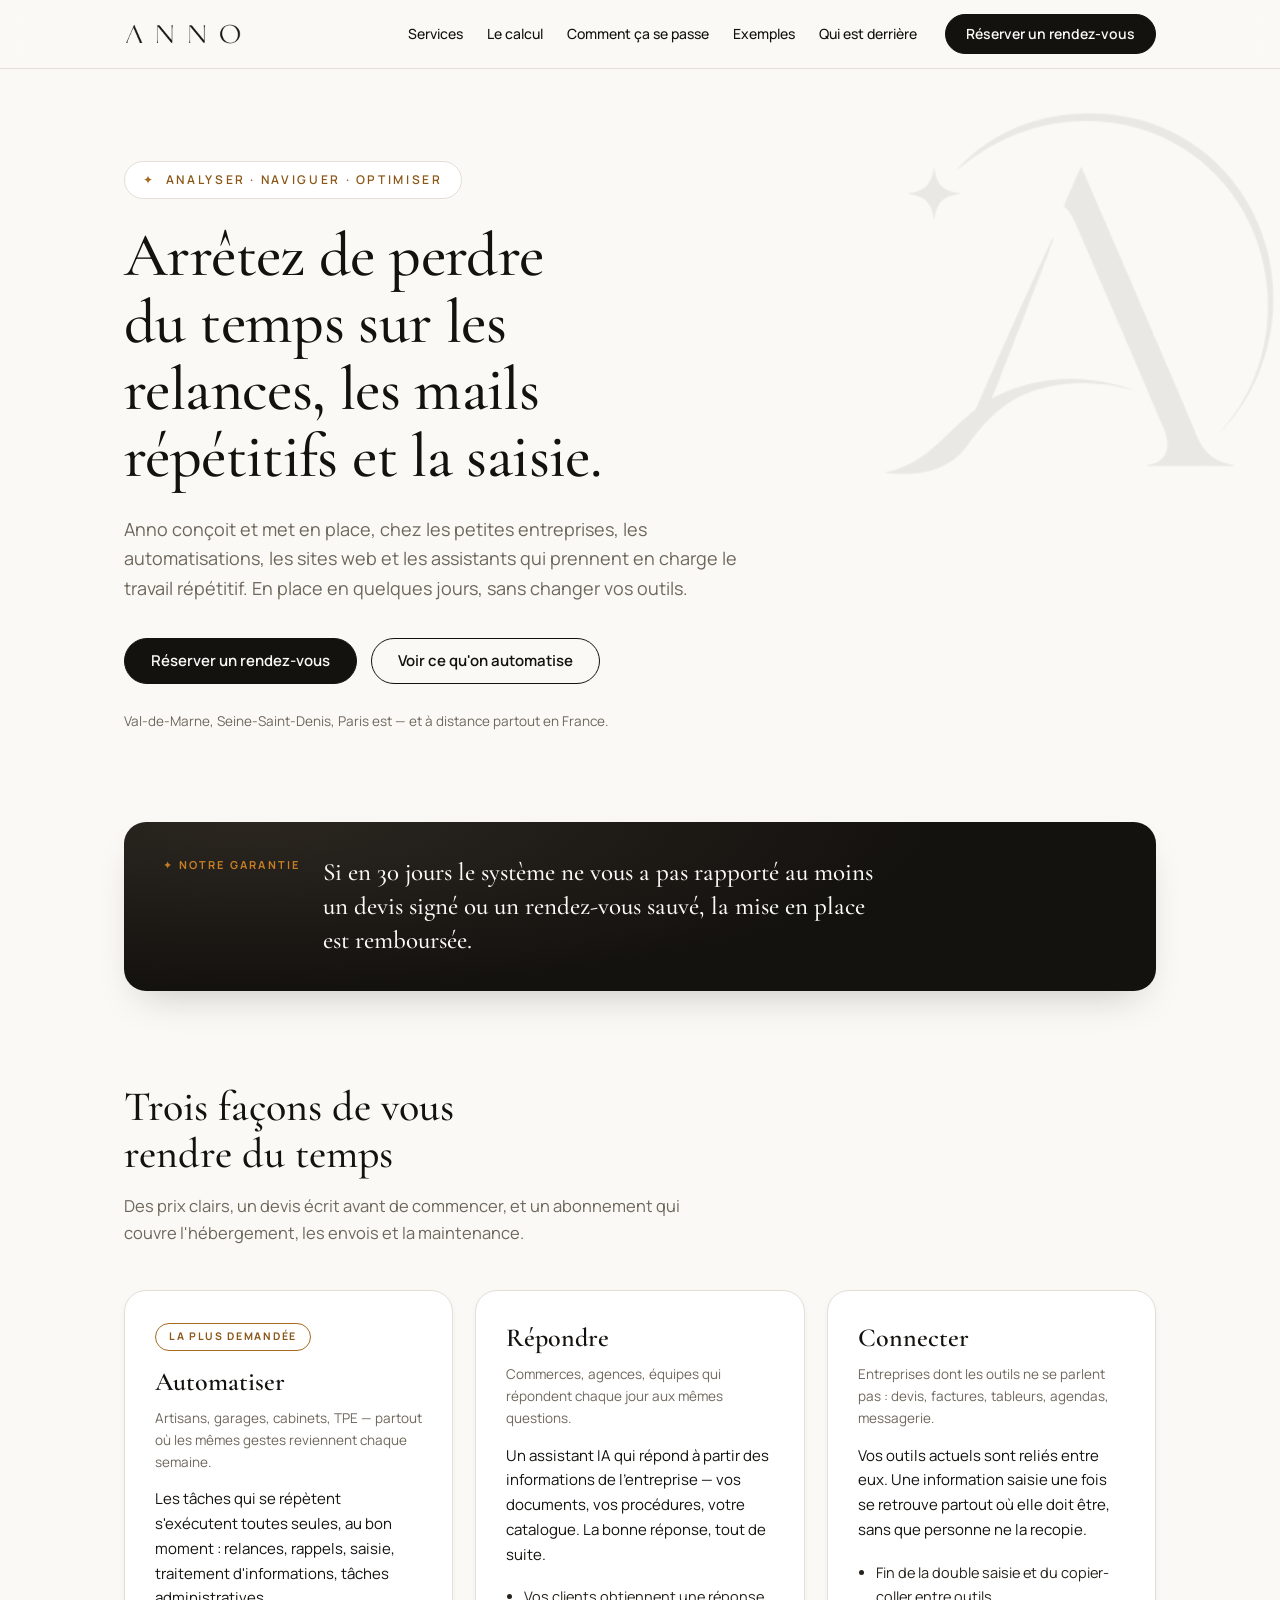
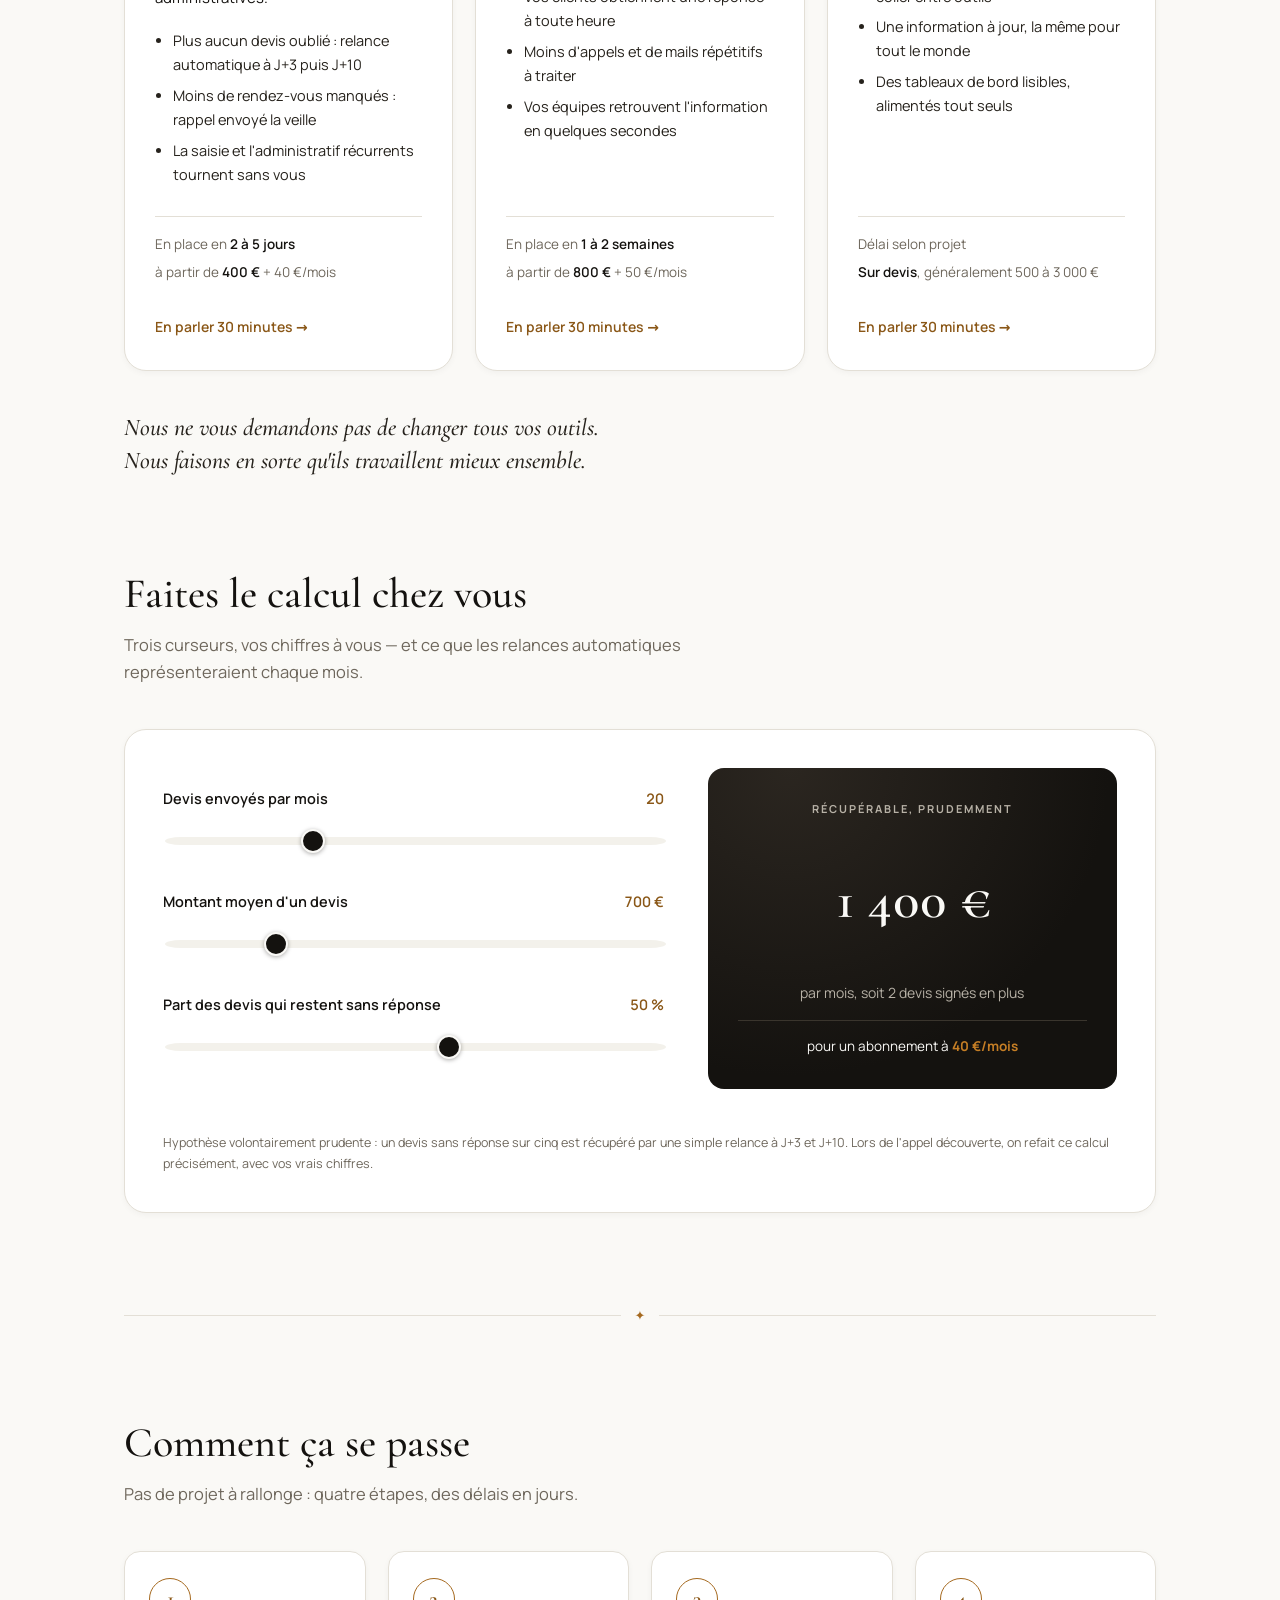
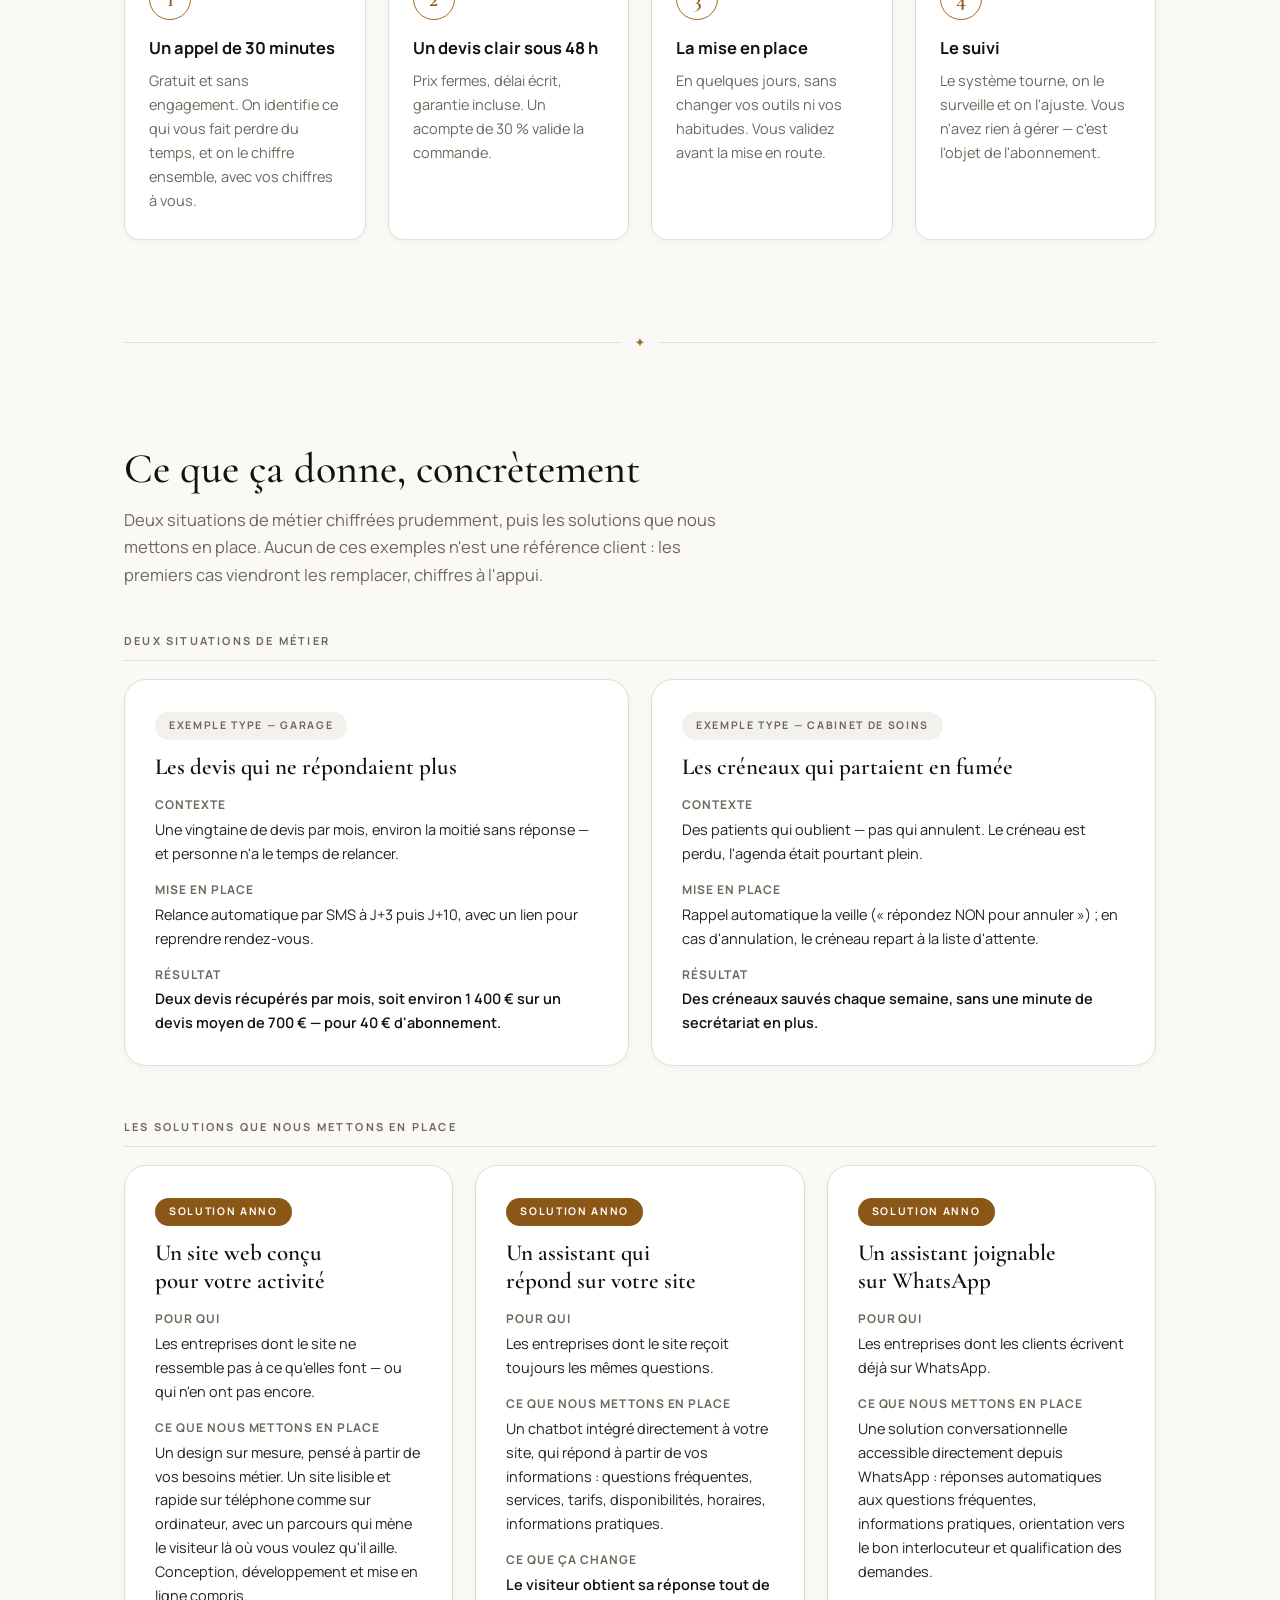
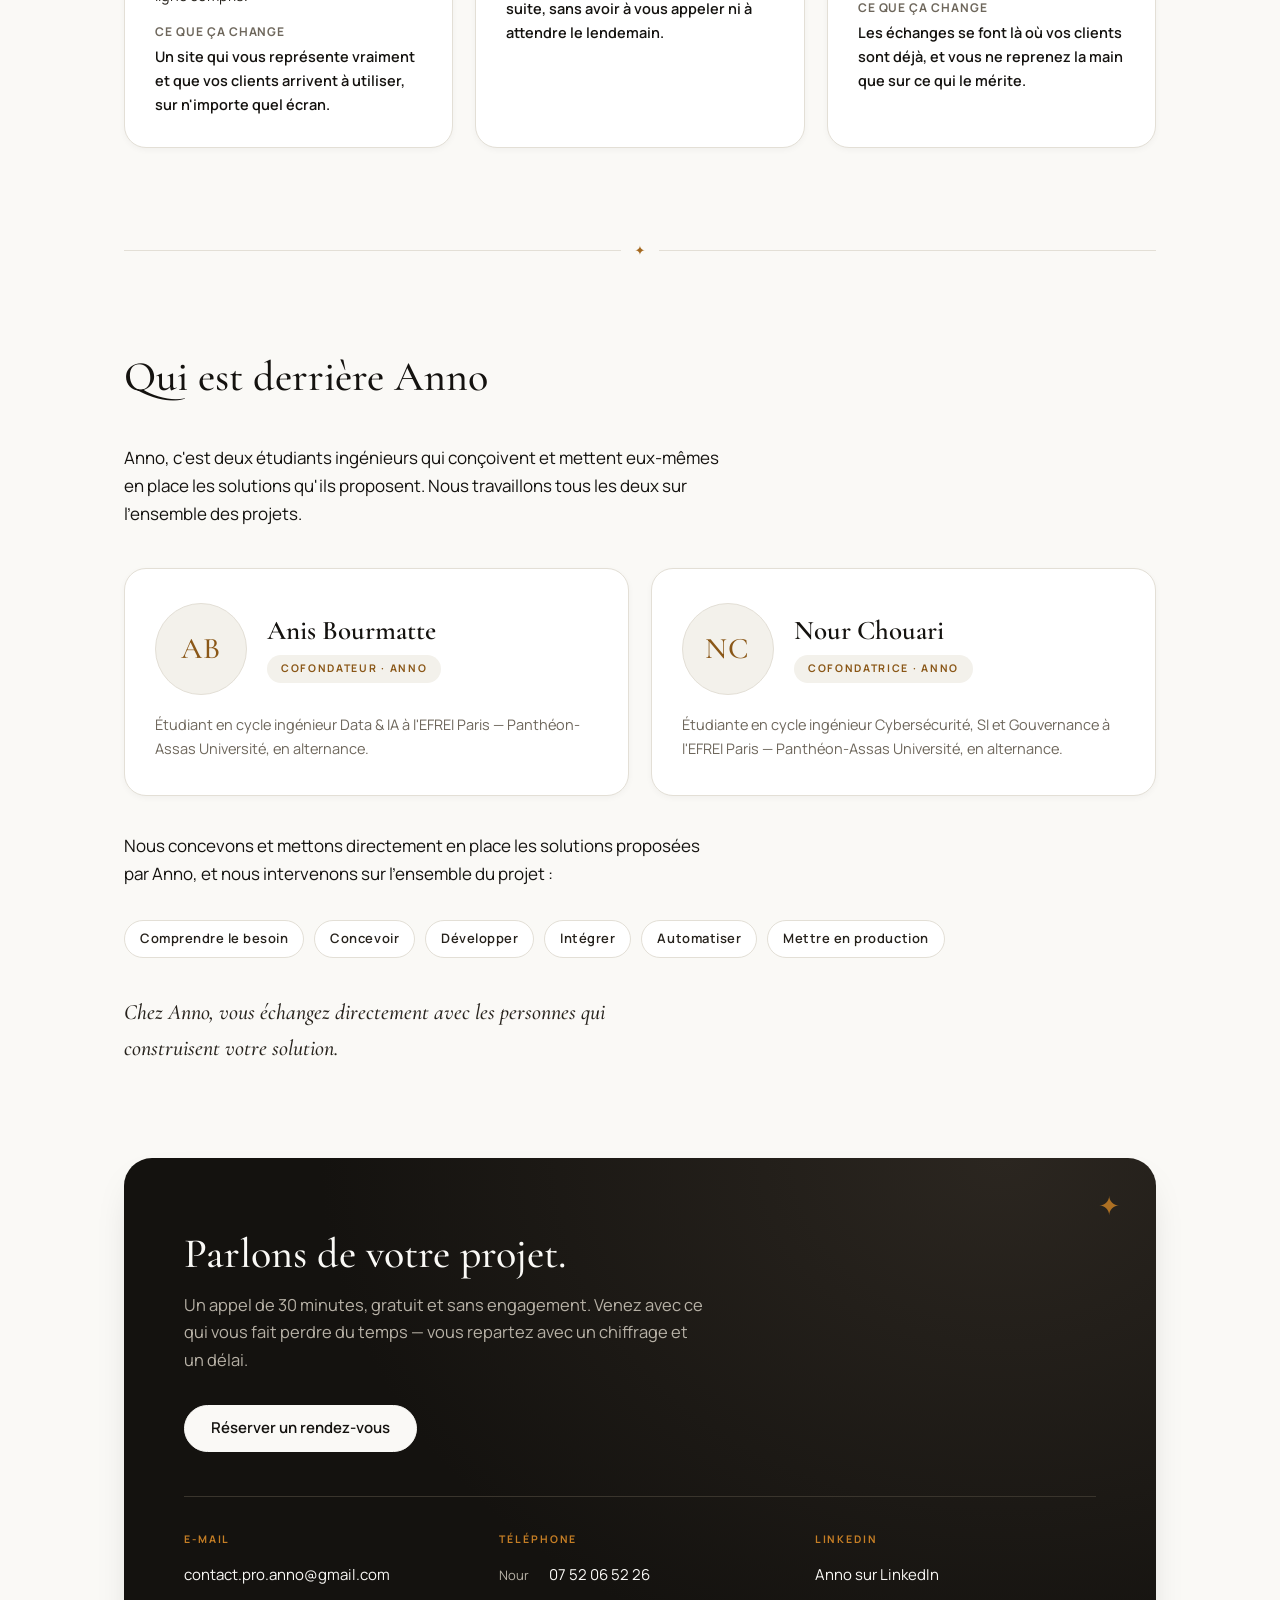
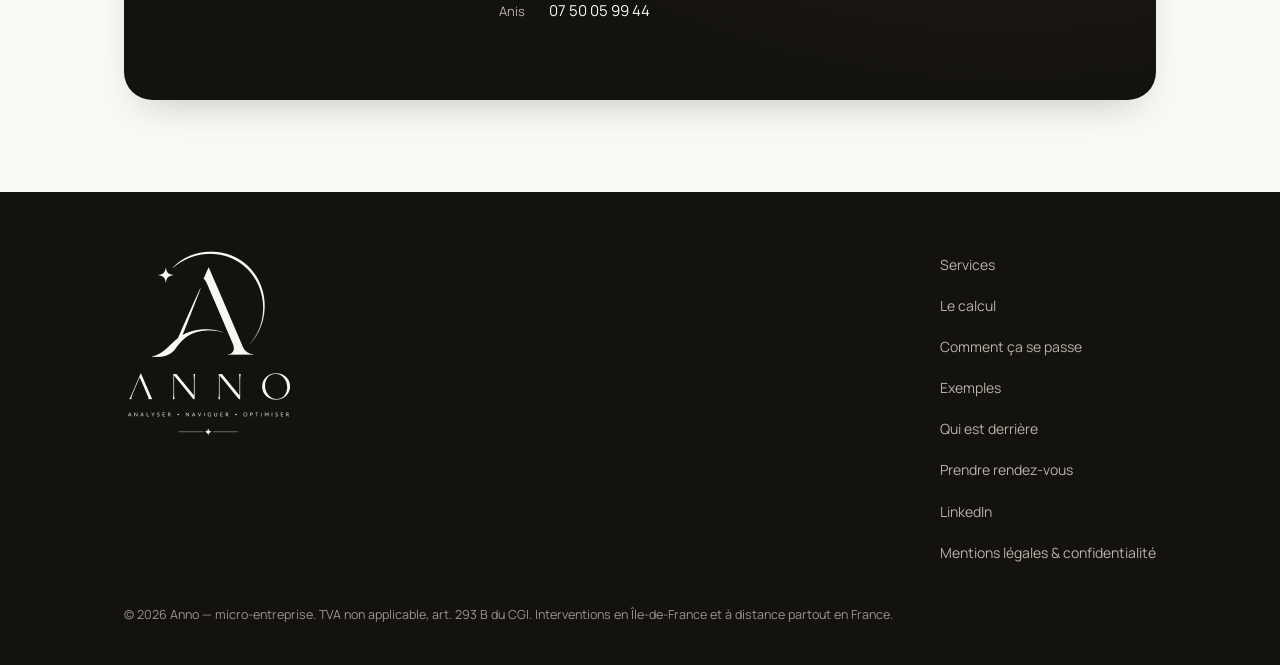
<file: index.html>
<!DOCTYPE html>
<html lang="fr">
<head>
<meta charset="utf-8">
<meta name="viewport" content="width=device-width, initial-scale=1">
<meta name="theme-color" content="#FAF9F6">

<title>Anno — Automatisation, sites web et assistants IA pour petites entreprises</title>
<meta name="description" content="Anno conçoit et met en place l'automatisation, les sites web sur mesure et les assistants IA des petites entreprises. En place en quelques jours, sans changer vos outils.">

<!-- À REMPLACER : l'URL définitive du site -->
<link rel="canonical" href="https://nourchouari.github.io/Anno-automatisation/">

<meta property="og:type" content="website">
<meta property="og:site_name" content="Anno">
<meta property="og:locale" content="fr_FR">
<meta property="og:title" content="Anno — Arrêtez de perdre du temps sur les tâches répétitives">
<meta property="og:description" content="Automatisation, sites web sur mesure et assistants IA pour les petites entreprises. En place en quelques jours, sans changer vos outils.">
<!-- À REMPLACER : l'URL définitive du site (og:url et og:image doivent être absolues) -->
<meta property="og:url" content="https://nourchouari.github.io/Anno-automatisation/">
<meta property="og:image" content="https://nourchouari.github.io/Anno-automatisation/assets/images/og-image.jpg">
<meta property="og:image:width" content="1200">
<meta property="og:image:height" content="630">
<meta property="og:image:alt" content="Anno — Analyser, Naviguer, Optimiser">
<meta name="twitter:card" content="summary_large_image">
<meta name="twitter:title" content="Anno — Arrêtez de perdre du temps sur les tâches répétitives">
<meta name="twitter:description" content="Automatisation, sites web sur mesure et assistants IA pour les petites entreprises.">
<meta name="twitter:image" content="https://nourchouari.github.io/Anno-automatisation/assets/images/og-image.jpg">

<link rel="icon" type="image/png" sizes="32x32" href="assets/icons/favicon-32.png">
<link rel="icon" type="image/png" sizes="64x64" href="assets/icons/favicon.png">
<link rel="apple-touch-icon" href="assets/icons/apple-touch-icon.png">

<!-- Les deux polices visibles dès le premier écran sont préchargées -->
<link rel="preload" href="assets/fonts/manrope-latin-400-normal.woff2" as="font" type="font/woff2" crossorigin>
<link rel="preload" href="assets/fonts/cormorant-garamond-latin-500-normal.woff2" as="font" type="font/woff2" crossorigin>

<link rel="stylesheet" href="css/style.css">
<script src="js/script.js" defer></script>

<script type="application/ld+json">
{
  "@context": "https://schema.org",
  "@type": "ProfessionalService",
  "name": "Anno",
  "description": "Automatisation, création de sites web sur mesure et assistants IA pour les petites entreprises.",
  "email": "contact.pro.anno@gmail.com",
  "telephone": ["+33752066526", "+33750059944"],
  "areaServed": [
    { "@type": "AdministrativeArea", "name": "Val-de-Marne" },
    { "@type": "AdministrativeArea", "name": "Seine-Saint-Denis" },
    { "@type": "AdministrativeArea", "name": "Paris" },
    { "@type": "Country", "name": "France" }
  ],
  "founder": [
    { "@type": "Person", "name": "Nour Chouari", "jobTitle": "Cofondatrice" },
    { "@type": "Person", "name": "Anis", "jobTitle": "Cofondateur" }
  ],
  "sameAs": ["https://www.linkedin.com/in/anno-automatisation-b242a8430/"],
  "knowsAbout": [
    "Automatisation des tâches répétitives",
    "Création de sites web sur mesure",
    "Assistants conversationnels IA",
    "Intégration et connexion d'outils métier"
  ]
}
</script>
</head>

<body id="top">

<a class="skip-link" href="#contenu">Aller au contenu</a>

<!-- ==========================================================================
     HEADER
     ========================================================================== -->
<header class="site-header">
  <div class="site-header__inner">
    <a class="logo" href="#top" aria-label="Anno — retour en haut de page">
      <img src="assets/images/logo-anno.png" alt="Anno" width="350" height="66">
    </a>

    <nav class="nav" aria-label="Navigation principale">
      <a href="#services">Services</a>
      <a href="#calcul">Le calcul</a>
      <a href="#methode">Comment ça se passe</a>
      <a href="#exemples">Exemples</a>
      <a href="#equipe">Qui est derrière</a>
    </nav>

    <a class="btn btn--ink" href="#contact" data-rdv>Réserver un rendez-vous</a>

    <button class="burger" type="button"
            aria-expanded="false"
            aria-controls="menu-mobile"
            aria-label="Ouvrir le menu">
      <span class="burger__lines" aria-hidden="true"></span>
    </button>
  </div>
</header>

<!-- Menu mobile -->
<div class="menu-mobile" id="menu-mobile">
  <nav class="menu-mobile__nav" aria-label="Navigation mobile">
    <a href="#services">Services</a>
    <a href="#calcul">Le calcul</a>
    <a href="#methode">Comment ça se passe</a>
    <a href="#exemples">Exemples</a>
    <a href="#equipe">Qui est derrière</a>
    <a href="#contact">Contact</a>
  </nav>
  <div class="menu-mobile__footer">
    <a class="btn btn--ink" href="#contact" data-rdv>Réserver un rendez-vous</a>
    <p class="menu-mobile__contact">
      <a href="mailto:contact.pro.anno@gmail.com">contact.pro.anno@gmail.com</a>
    </p>
  </div>
</div>


<main id="contenu">

  <!-- ========================================================================
       HERO
       ======================================================================== -->
  <section class="hero" aria-labelledby="titre-principal">
    <img class="hero__mark" src="assets/images/monogramme-anno.png"
         alt="" aria-hidden="true" width="300" height="264">
    <div class="wrap">
      <p class="eyebrow reveal"><span class="spark" aria-hidden="true">✦</span> Analyser · Naviguer · Optimiser</p>
      <h1 class="reveal d1" id="titre-principal">Arrêtez de perdre du temps sur les relances, les mails répétitifs et la saisie.</h1>
      <p class="hero__sub reveal d2">Anno conçoit et met en place, chez les petites entreprises, les automatisations, les sites web et les assistants qui prennent en charge le travail répétitif. En place en quelques jours, sans changer vos outils.</p>
      <div class="hero__ctas reveal d3">
        <a class="btn btn--ink" href="#contact" data-rdv>Réserver un rendez-vous</a>
        <a class="btn btn--ghost" href="#services">Voir ce qu'on automatise</a>
      </div>
      <p class="hero__zone reveal d3">Val-de-Marne, Seine-Saint-Denis, Paris est — et à distance partout en France.</p>
    </div>
  </section>

  <!-- ========================================================================
       BANDE GARANTIE
       ======================================================================== -->
  <div class="band-wrap reveal">
    <div class="band panel-dark" role="note">
      <span class="pill pill--bare">✦ Notre garantie</span>
      <p>Si en 30 jours le système ne vous a pas rapporté au moins un devis signé ou un rendez-vous sauvé, la mise en place est remboursée.</p>
    </div>
  </div>

  <!-- ========================================================================
       SERVICES — Trois façons de vous rendre du temps
       ======================================================================== -->
  <section class="section" id="services" aria-labelledby="titre-services">
    <div class="wrap">
      <div class="section-head reveal">
        <h2 id="titre-services">Trois façons de vous rendre du temps</h2>
        <p>Des prix clairs, un devis écrit avant de commencer, et un abonnement qui couvre l'hébergement, les envois et la maintenance.</p>
      </div>

      <div class="cards">

        <article class="card surface reveal">
          <span class="pill pill--outline">La plus demandée</span>
          <h3 class="card__title">Automatiser</h3>
          <p class="card__who">Artisans, garages, cabinets, TPE — partout où les mêmes gestes reviennent chaque semaine.</p>
          <p class="card__desc">Les tâches qui se répètent s'exécutent toutes seules, au bon moment : relances, rappels, saisie, traitement d'informations, tâches administratives.</p>
          <ul>
            <li>Plus aucun devis oublié : relance automatique à J+3 puis J+10</li>
            <li>Moins de rendez-vous manqués : rappel envoyé la veille</li>
            <li>La saisie et l'administratif récurrents tournent sans vous</li>
          </ul>
          <p class="card__meta">
            <span>En place en <strong>2 à 5 jours</strong></span>
            <span>à partir de <strong>400&nbsp;€</strong> + 40&nbsp;€/mois</span>
          </p>
          <a class="card__go" href="#contact" data-rdv>En parler 30 minutes →</a>
        </article>

        <article class="card surface reveal d1">
          <h3 class="card__title">Répondre</h3>
          <p class="card__who">Commerces, agences, équipes qui répondent chaque jour aux mêmes questions.</p>
          <p class="card__desc">Un assistant IA qui répond à partir des informations de l'entreprise — vos documents, vos procédures, votre catalogue. La bonne réponse, tout de suite.</p>
          <ul>
            <li>Vos clients obtiennent une réponse à toute heure</li>
            <li>Moins d'appels et de mails répétitifs à traiter</li>
            <li>Vos équipes retrouvent l'information en quelques secondes</li>
          </ul>
          <p class="card__meta">
            <span>En place en <strong>1 à 2 semaines</strong></span>
            <span>à partir de <strong>800&nbsp;€</strong> + 50&nbsp;€/mois</span>
          </p>
          <a class="card__go" href="#contact" data-rdv>En parler 30 minutes →</a>
        </article>

        <article class="card surface reveal d2">
          <h3 class="card__title">Connecter</h3>
          <p class="card__who">Entreprises dont les outils ne se parlent pas : devis, factures, tableurs, agendas, messagerie.</p>
          <p class="card__desc">Vos outils actuels sont reliés entre eux. Une information saisie une fois se retrouve partout où elle doit être, sans que personne ne la recopie.</p>
          <ul>
            <li>Fin de la double saisie et du copier-coller entre outils</li>
            <li>Une information à jour, la même pour tout le monde</li>
            <li>Des tableaux de bord lisibles, alimentés tout seuls</li>
          </ul>
          <p class="card__meta">
            <span>Délai selon projet</span>
            <span><strong>Sur devis</strong>, généralement 500 à 3&nbsp;000&nbsp;€</span>
          </p>
          <a class="card__go" href="#contact" data-rdv>En parler 30 minutes →</a>
        </article>

      </div>

      <p class="pull-quote reveal">Nous ne vous demandons pas de changer tous vos outils. Nous faisons en sorte qu'ils travaillent mieux ensemble.</p>
    </div>
  </section>

  <!-- ========================================================================
       SIMULATEUR
       ======================================================================== -->
  <section class="section" id="calcul" aria-labelledby="titre-calcul">
    <div class="wrap">
      <div class="section-head reveal">
        <h2 id="titre-calcul">Faites le calcul chez vous</h2>
        <p>Trois curseurs, vos chiffres à vous — et ce que les relances automatiques représenteraient chaque mois.</p>
      </div>

      <div class="calc surface reveal">
        <div>
          <div class="calc__field">
            <label for="c-devis">Devis envoyés par mois <output id="o-devis" for="c-devis">20</output></label>
            <input type="range" id="c-devis" min="4" max="60" step="1" value="20">
          </div>
          <div class="calc__field">
            <label for="c-montant">Montant moyen d'un devis <output id="o-montant" for="c-montant">700&nbsp;€</output></label>
            <input type="range" id="c-montant" min="100" max="3000" step="50" value="700">
          </div>
          <div class="calc__field">
            <label for="c-pct">Part des devis qui restent sans réponse <output id="o-pct" for="c-pct">50&nbsp;%</output></label>
            <input type="range" id="c-pct" min="10" max="80" step="5" value="50">
          </div>
        </div>

        <div class="calc__result panel-dark" aria-live="polite">
          <p class="calc__label">Récupérable, prudemment</p>
          <p class="calc__big" id="r-euros">1&nbsp;400&nbsp;€</p>
          <p class="calc__per">par mois, soit <span id="r-devis">2</span> devis signés en plus</p>
          <p class="calc__vs">pour un abonnement à <strong>40&nbsp;€/mois</strong></p>
        </div>

        <p class="calc__note">Hypothèse volontairement prudente : un devis sans réponse sur cinq est récupéré par une simple relance à J+3 et J+10. Lors de l'appel découverte, on refait ce calcul précisément, avec vos vrais chiffres.</p>
      </div>
    </div>
  </section>

  <div class="divider" role="presentation"><span aria-hidden="true">✦</span></div>

  <!-- ========================================================================
       MÉTHODE
       ======================================================================== -->
  <section class="section" id="methode" aria-labelledby="titre-methode">
    <div class="wrap">
      <div class="section-head reveal">
        <h2 id="titre-methode">Comment ça se passe</h2>
        <p>Pas de projet à rallonge : quatre étapes, des délais en jours.</p>
      </div>

      <div class="steps">
        <article class="step surface surface--sm reveal">
          <span class="step__n" aria-hidden="true">1</span>
          <h3 class="step__title">Un appel de 30 minutes</h3>
          <p>Gratuit et sans engagement. On identifie ce qui vous fait perdre du temps, et on le chiffre ensemble, avec vos chiffres à vous.</p>
        </article>
        <article class="step surface surface--sm reveal d1">
          <span class="step__n" aria-hidden="true">2</span>
          <h3 class="step__title">Un devis clair sous 48 h</h3>
          <p>Prix fermes, délai écrit, garantie incluse. Un acompte de 30&nbsp;% valide la commande.</p>
        </article>
        <article class="step surface surface--sm reveal d2">
          <span class="step__n" aria-hidden="true">3</span>
          <h3 class="step__title">La mise en place</h3>
          <p>En quelques jours, sans changer vos outils ni vos habitudes. Vous validez avant la mise en route.</p>
        </article>
        <article class="step surface surface--sm reveal d3">
          <span class="step__n" aria-hidden="true">4</span>
          <h3 class="step__title">Le suivi</h3>
          <p>Le système tourne, on le surveille et on l'ajuste. Vous n'avez rien à gérer — c'est l'objet de l'abonnement.</p>
        </article>
      </div>
    </div>
  </section>

  <div class="divider" role="presentation"><span aria-hidden="true">✦</span></div>

  <!-- ========================================================================
       EXEMPLES
       ======================================================================== -->
  <section class="section" id="exemples" aria-labelledby="titre-exemples">
    <div class="wrap">
      <div class="section-head reveal">
        <h2 id="titre-exemples">Ce que ça donne, concrètement</h2>
        <p>Deux situations de métier chiffrées prudemment, puis les solutions que nous mettons en place. Aucun de ces exemples n'est une référence client : les premiers cas viendront les remplacer, chiffres à l'appui.</p>
      </div>

      <div class="group">
        <p class="group-label reveal">Deux situations de métier</p>
        <div class="examples">

          <article class="example surface reveal">
            <span class="pill pill--soft">Exemple type — garage</span>
            <h3 class="example__title">Les devis qui ne répondaient plus</h3>
            <dl>
              <dt>Contexte</dt>
              <dd>Une vingtaine de devis par mois, environ la moitié sans réponse — et personne n'a le temps de relancer.</dd>
              <dt>Mise en place</dt>
              <dd>Relance automatique par SMS à J+3 puis J+10, avec un lien pour reprendre rendez-vous.</dd>
              <dt>Résultat</dt>
              <dd class="is-result">Deux devis récupérés par mois, soit environ 1&nbsp;400&nbsp;€ sur un devis moyen de 700&nbsp;€ — pour 40&nbsp;€ d'abonnement.</dd>
            </dl>
          </article>

          <article class="example surface reveal d1">
            <span class="pill pill--soft">Exemple type — cabinet de soins</span>
            <h3 class="example__title">Les créneaux qui partaient en fumée</h3>
            <dl>
              <dt>Contexte</dt>
              <dd>Des patients qui oublient — pas qui annulent. Le créneau est perdu, l'agenda était pourtant plein.</dd>
              <dt>Mise en place</dt>
              <dd>Rappel automatique la veille (« répondez NON pour annuler ») ; en cas d'annulation, le créneau repart à la liste d'attente.</dd>
              <dt>Résultat</dt>
              <dd class="is-result">Des créneaux sauvés chaque semaine, sans une minute de secrétariat en plus.</dd>
            </dl>
          </article>

        </div>
      </div>

      <div class="group">
        <p class="group-label reveal">Les solutions que nous mettons en place</p>
        <div class="examples">

          <article class="example surface reveal">
            <span class="pill pill--solid">Solution Anno</span>
            <h3 class="example__title">Un site web conçu pour votre activité</h3>
            <dl>
              <dt>Pour qui</dt>
              <dd>Les entreprises dont le site ne ressemble pas à ce qu'elles font — ou qui n'en ont pas encore.</dd>
              <dt>Ce que nous mettons en place</dt>
              <dd>Un design sur mesure, pensé à partir de vos besoins métier. Un site lisible et rapide sur téléphone comme sur ordinateur, avec un parcours qui mène le visiteur là où vous voulez qu'il aille. Conception, développement et mise en ligne compris.</dd>
              <dt>Ce que ça change</dt>
              <dd class="is-result">Un site qui vous représente vraiment et que vos clients arrivent à utiliser, sur n'importe quel écran.</dd>
            </dl>
          </article>

          <article class="example surface reveal d1">
            <span class="pill pill--solid">Solution Anno</span>
            <h3 class="example__title">Un assistant qui répond sur votre site</h3>
            <dl>
              <dt>Pour qui</dt>
              <dd>Les entreprises dont le site reçoit toujours les mêmes questions.</dd>
              <dt>Ce que nous mettons en place</dt>
              <dd>Un chatbot intégré directement à votre site, qui répond à partir de vos informations : questions fréquentes, services, tarifs, disponibilités, horaires, informations pratiques.</dd>
              <dt>Ce que ça change</dt>
              <dd class="is-result">Le visiteur obtient sa réponse tout de suite, sans avoir à vous appeler ni à attendre le lendemain.</dd>
            </dl>
          </article>

          <article class="example surface reveal d2">
            <span class="pill pill--solid">Solution Anno</span>
            <h3 class="example__title">Un assistant joignable sur WhatsApp</h3>
            <dl>
              <dt>Pour qui</dt>
              <dd>Les entreprises dont les clients écrivent déjà sur WhatsApp.</dd>
              <dt>Ce que nous mettons en place</dt>
              <dd>Une solution conversationnelle accessible directement depuis WhatsApp : réponses automatiques aux questions fréquentes, informations pratiques, orientation vers le bon interlocuteur et qualification des demandes.</dd>
              <dt>Ce que ça change</dt>
              <dd class="is-result">Les échanges se font là où vos clients sont déjà, et vous ne reprenez la main que sur ce qui le mérite.</dd>
            </dl>
          </article>

        </div>
      </div>
    </div>
  </section>

  <div class="divider" role="presentation"><span aria-hidden="true">✦</span></div>

  <!-- ========================================================================
       ÉQUIPE
       ======================================================================== -->
  <section class="section" id="equipe" aria-labelledby="titre-equipe">
    <div class="wrap">
      <div class="section-head reveal">
        <h2 id="titre-equipe">Qui est derrière Anno</h2>
      </div>

      <p class="team-intro reveal">Anno, c'est deux étudiants ingénieurs qui conçoivent et mettent eux-mêmes en place les solutions qu'ils proposent. Nous travaillons tous les deux sur l'ensemble des projets.</p>

      <div class="team">
        <article class="member surface reveal d1">
          <div class="member__head">
            <!--
              PHOTO D'ANIS — même principe : déposer le fichier dans assets/images/
              puis décommenter la ligne <img> ci-dessous.
            -->
            <div class="member__portrait">
              <!-- <img src="assets/images/anis.jpg" alt="Portrait d'Anis, cofondateur d'Anno" width="92" height="92"> -->
              <span class="member__initials" aria-hidden="true">AB</span>
            </div>
            <div>
              <h3 class="member__name">Anis Bourmatte</h3>
              <span class="pill pill--brand">Cofondateur · Anno</span>
            </div>
          </div>
          <p class="member__degree">Étudiant en cycle ingénieur Data &amp; IA à l'EFREI Paris — Panthéon-Assas Université, en alternance.</p>
        </article>

        <article class="member surface reveal">
          <div class="member__head">
            <!--
              PHOTO DE NOUR — pour l'ajouter :
              1. déposer le fichier dans assets/images/ (carré, 400×400 px conseillé)
              2. décommenter la ligne <img> ci-dessous
              La photo recouvre automatiquement les initiales, rien d'autre à modifier.
            -->
            <div class="member__portrait">
              <!-- <img src="assets/images/nour.jpg" alt="Portrait de Nour Chouari, cofondatrice d'Anno" width="92" height="92"> -->
              <span class="member__initials" aria-hidden="true">NC</span>
            </div>
            <div>
              <h3 class="member__name">Nour Chouari</h3>
              <span class="pill pill--brand">Cofondatrice · Anno</span>
            </div>
          </div>
          <p class="member__degree">Étudiante en cycle ingénieur Cybersécurité, SI et Gouvernance à l'EFREI Paris — Panthéon-Assas Université, en alternance.</p>
        </article>

      </div>

      <p class="team-intro reveal" style="margin-top:clamp(28px,4vw,36px);margin-bottom:0">Nous concevons et mettons directement en place les solutions proposées par Anno, et nous intervenons sur l'ensemble du projet :</p>

      <ul class="team-chain reveal">
        <li>Comprendre le besoin</li>
        <li>Concevoir</li>
        <li>Développer</li>
        <li>Intégrer</li>
        <li>Automatiser</li>
        <li>Mettre en production</li>
      </ul>

      <p class="team-note reveal">Chez Anno, vous échangez directement avec les personnes qui construisent votre solution.</p>
    </div>
  </section>

  <!-- ========================================================================
       CONTACT
       ======================================================================== -->
  <div class="contact-wrap reveal" id="contact">
    <section class="contact panel-dark" aria-labelledby="titre-contact">
      <span class="contact__spark" aria-hidden="true">✦</span>

      <h2 id="titre-contact">Parlons de votre projet.</h2>
      <p class="contact__sub">Un appel de 30 minutes, gratuit et sans engagement. Venez avec ce qui vous fait perdre du temps — vous repartez avec un chiffrage et un délai.</p>

      <div class="contact__cta">
        <button class="btn btn--paper" type="button" data-rdv-open>Réserver un rendez-vous</button>
      </div>

      <div class="contact__details">
        <div>
          <span class="contact__label">E-mail</span>
          <a class="contact__link" href="mailto:contact.pro.anno@gmail.com">contact.pro.anno@gmail.com</a>
        </div>

        <div>
          <span class="contact__label">Téléphone</span>
          <ul class="contact__list">
            <li><a href="tel:+33752066526"><span class="contact__who">Nour</span>07&nbsp;52&nbsp;06&nbsp;52&nbsp;26</a></li>
            <li><a href="tel:+33750059944"><span class="contact__who">Anis</span>07&nbsp;50&nbsp;05&nbsp;99&nbsp;44</a></li>
          </ul>
        </div>

        <div>
          <span class="contact__label">LinkedIn</span>
          <a class="contact__link" href="https://www.linkedin.com/in/anno-automatisation-b242a8430/" target="_blank" rel="noopener noreferrer">Anno sur LinkedIn</a>
        </div>
      </div>
    </section>
  </div>

</main>


<!-- ==========================================================================
     FOOTER
     ========================================================================== -->
<footer class="site-footer">
  <div class="site-footer__inner">
    <div class="site-footer__logo">
      <img src="assets/images/logo-anno-footer.png" alt="Anno — Analyser, Naviguer, Optimiser" width="340" height="382" loading="lazy">
    </div>
    <nav class="site-footer__nav" aria-label="Pied de page">
      <a href="#services">Services</a>
      <a href="#calcul">Le calcul</a>
      <a href="#methode">Comment ça se passe</a>
      <a href="#exemples">Exemples</a>
      <a href="#equipe">Qui est derrière</a>
      <a href="#contact">Prendre rendez-vous</a>
      <a href="https://www.linkedin.com/in/anno-automatisation-b242a8430/" target="_blank" rel="noopener noreferrer">LinkedIn</a>
      <a href="mentions-legales.html">Mentions légales &amp; confidentialité</a>
    </nav>
  </div>
  <p class="site-footer__legal">© 2026 Anno — micro-entreprise. TVA non applicable, art. 293 B du CGI. Interventions en Île-de-France et à distance partout en France.</p>
</footer>


<!-- ==========================================================================
     MODALE DE PRISE DE RENDEZ-VOUS
     Système maison : le visiteur choisit avec qui il souhaite échanger,
     puis appelle directement depuis son téléphone.

     Pour passer plus tard à un outil de réservation en ligne (Cal.com,
     Calendly…), remplacez le bloc .rdv__options par un lien vers votre
     agenda, par exemple :
     <a class="btn btn--ink" href="https://cal.com/VOTRE-LIEN">Choisir un créneau</a>
     ========================================================================== -->
<dialog class="rdv" id="rdv" aria-labelledby="rdv-titre">
  <div class="rdv__inner">
    <button class="rdv__close" type="button" data-rdv-close aria-label="Fermer">✕</button>

    <h2 class="rdv__title" id="rdv-titre">Avec qui souhaitez-vous échanger&nbsp;?</h2>
    <p class="rdv__sub">Un appel de 30 minutes, gratuit et sans engagement. Choisissez simplement votre interlocuteur.</p>

    <div class="rdv__options">
      <a class="rdv__option" href="tel:+33752066526">
        <span class="rdv__avatar" aria-hidden="true">NC</span>
        <span class="rdv__who">
          <span class="rdv__name">Nour</span>
          <span class="rdv__role">Cofondatrice · Anno</span>
        </span>
        <span class="rdv__tel">07&nbsp;52&nbsp;06&nbsp;52&nbsp;26</span>
      </a>

      <a class="rdv__option" href="tel:+33750059944">
        <span class="rdv__avatar" aria-hidden="true">A</span>
        <span class="rdv__who">
          <span class="rdv__name">Anis</span>
          <span class="rdv__role">Cofondateur · Anno</span>
        </span>
        <span class="rdv__tel">07&nbsp;50&nbsp;05&nbsp;99&nbsp;44</span>
      </a>
    </div>

    <p class="rdv__alt">Vous préférez écrire&nbsp;? <a href="mailto:contact.pro.anno@gmail.com">contact.pro.anno@gmail.com</a></p>
  </div>
</dialog>

</body>
</html>
</file>
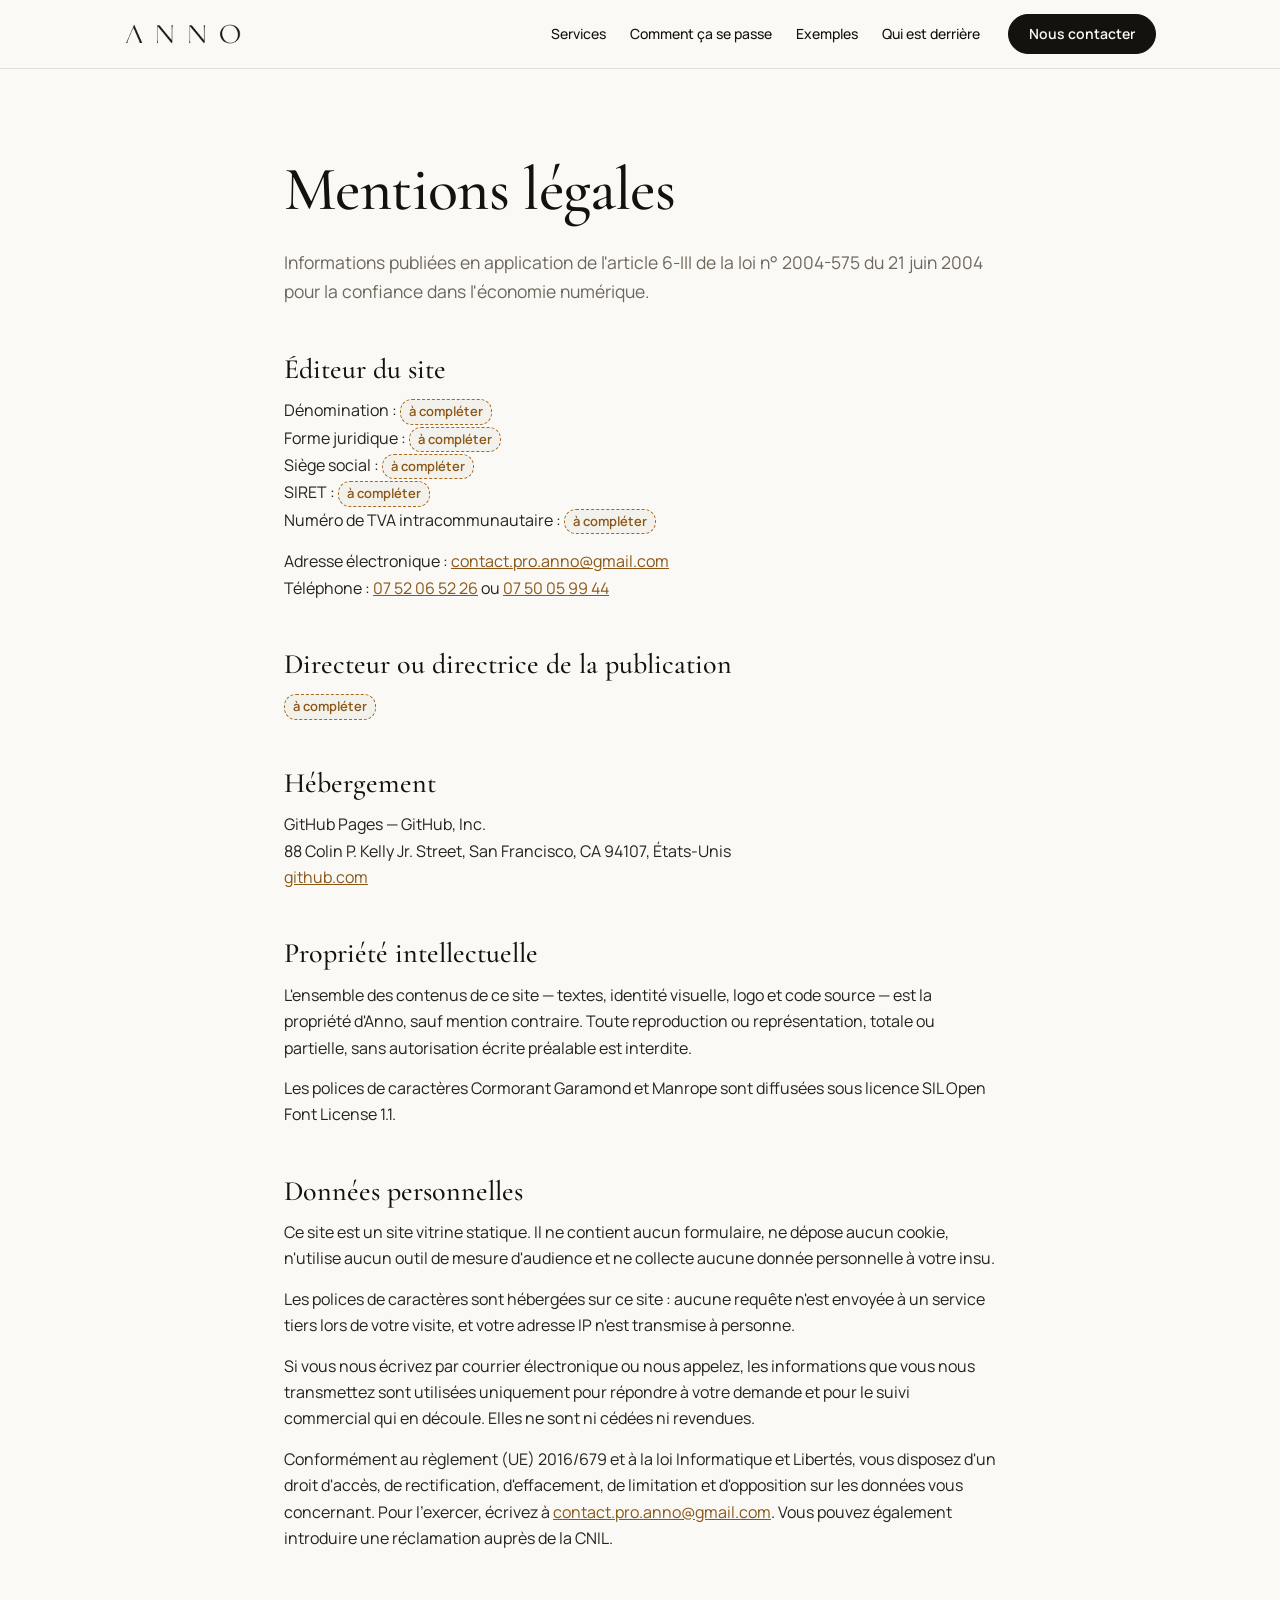
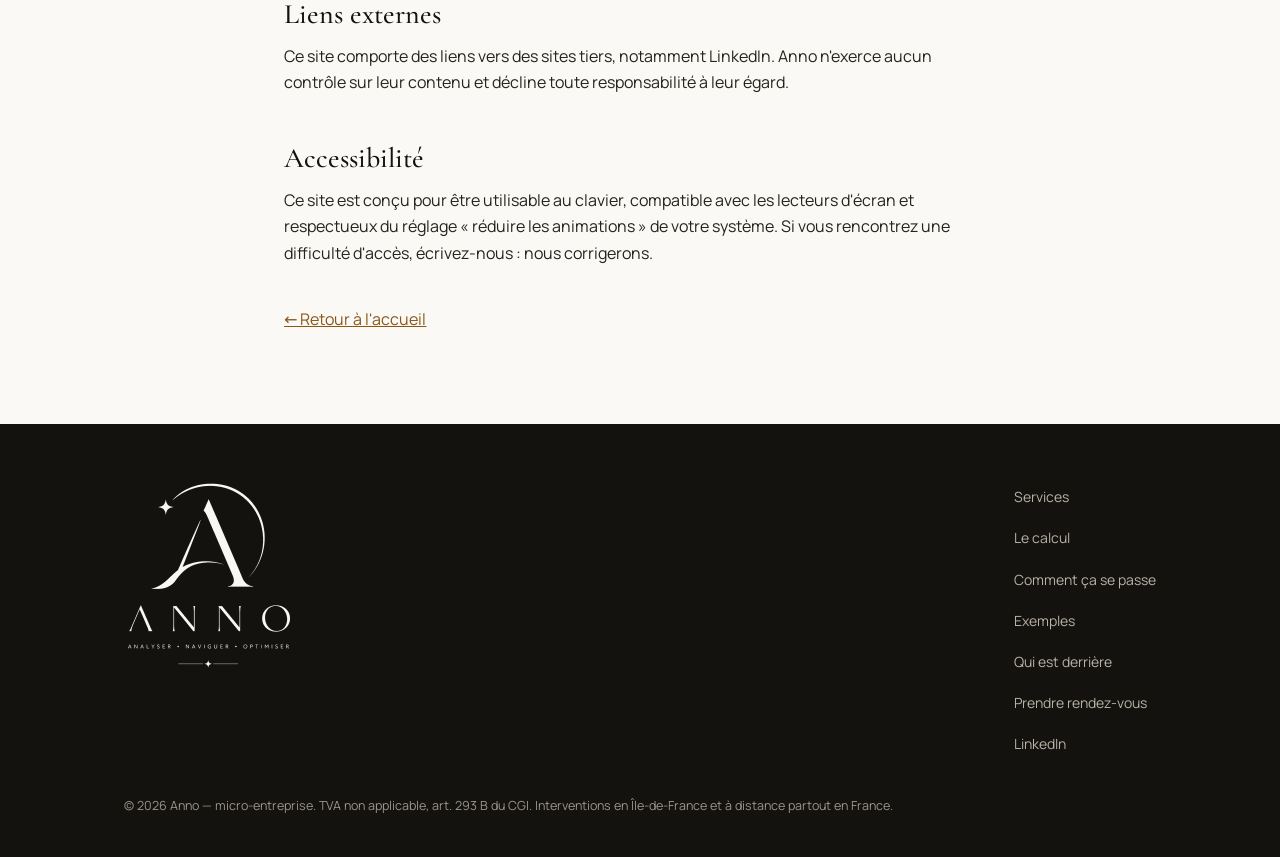
<file: mentions-legales.html>
<!DOCTYPE html>
<html lang="fr">
<head>
<meta charset="utf-8">
<meta name="viewport" content="width=device-width, initial-scale=1">
<meta name="theme-color" content="#FAF9F6">
<title>Mentions légales — Anno</title>
<meta name="description" content="Mentions légales et politique de confidentialité du site d'Anno.">
<meta name="robots" content="noindex, follow">
<link rel="icon" type="image/png" sizes="32x32" href="assets/icons/favicon-32.png">
<link rel="icon" type="image/png" sizes="64x64" href="assets/icons/favicon.png">
<link rel="apple-touch-icon" href="assets/icons/apple-touch-icon.png">
<link rel="stylesheet" href="css/style.css">
</head>

<body>

<a class="skip-link" href="#contenu">Aller au contenu</a>

<header class="site-header">
  <div class="site-header__inner">
    <a class="logo" href="index.html" aria-label="Anno — retour à l'accueil">
      <img src="assets/images/logo-anno.png" alt="Anno" width="350" height="66">
    </a>
    <nav class="nav" aria-label="Navigation principale">
      <a href="index.html#services">Services</a>
      <a href="index.html#methode">Comment ça se passe</a>
      <a href="index.html#exemples">Exemples</a>
      <a href="index.html#equipe">Qui est derrière</a>
    </nav>
    <a class="btn btn--ink" href="index.html#contact">Nous contacter</a>
  </div>
</header>

<main id="contenu">
  <article class="doc">

    <h1>Mentions légales</h1>
    <p class="lead">Informations publiées en application de l'article 6-III de la loi n°&nbsp;2004-575 du 21 juin 2004 pour la confiance dans l'économie numérique.</p>

    <h2>Éditeur du site</h2>
    <p>
      Dénomination : <span class="todo">à compléter</span><br>
      Forme juridique : <span class="todo">à compléter</span><br>
      Siège social : <span class="todo">à compléter</span><br>
      SIRET : <span class="todo">à compléter</span><br>
      Numéro de TVA intracommunautaire : <span class="todo">à compléter</span>
    </p>
    <p>
      Adresse électronique : <a href="mailto:contact.pro.anno@gmail.com">contact.pro.anno@gmail.com</a><br>
      Téléphone : <a href="tel:+33752066526">07&nbsp;52&nbsp;06&nbsp;52&nbsp;26</a> ou <a href="tel:+33750059944">07&nbsp;50&nbsp;05&nbsp;99&nbsp;44</a>
    </p>

    <h2>Directeur ou directrice de la publication</h2>
    <p><span class="todo">à compléter</span></p>

    <h2>Hébergement</h2>
    <p>
      GitHub&nbsp;Pages — GitHub,&nbsp;Inc.<br>
      88 Colin P. Kelly Jr. Street, San Francisco, CA 94107, États-Unis<br>
      <a href="https://github.com" target="_blank" rel="noopener noreferrer">github.com</a>
    </p>

    <h2>Propriété intellectuelle</h2>
    <p>L'ensemble des contenus de ce site — textes, identité visuelle, logo et code source — est la propriété d'Anno, sauf mention contraire. Toute reproduction ou représentation, totale ou partielle, sans autorisation écrite préalable est interdite.</p>
    <p>Les polices de caractères Cormorant Garamond et Manrope sont diffusées sous licence SIL Open Font License 1.1.</p>

    <h2>Données personnelles</h2>
    <p>Ce site est un site vitrine statique. Il ne contient aucun formulaire, ne dépose aucun cookie, n'utilise aucun outil de mesure d'audience et ne collecte aucune donnée personnelle à votre insu.</p>
    <p>Les polices de caractères sont hébergées sur ce site : aucune requête n'est envoyée à un service tiers lors de votre visite, et votre adresse IP n'est transmise à personne.</p>
    <p>Si vous nous écrivez par courrier électronique ou nous appelez, les informations que vous nous transmettez sont utilisées uniquement pour répondre à votre demande et pour le suivi commercial qui en découle. Elles ne sont ni cédées ni revendues.</p>
    <p>Conformément au règlement (UE) 2016/679 et à la loi Informatique et Libertés, vous disposez d'un droit d'accès, de rectification, d'effacement, de limitation et d'opposition sur les données vous concernant. Pour l'exercer, écrivez à <a href="mailto:contact.pro.anno@gmail.com">contact.pro.anno@gmail.com</a>. Vous pouvez également introduire une réclamation auprès de la CNIL.</p>

    <h2>Liens externes</h2>
    <p>Ce site comporte des liens vers des sites tiers, notamment LinkedIn. Anno n'exerce aucun contrôle sur leur contenu et décline toute responsabilité à leur égard.</p>

    <h2>Accessibilité</h2>
    <p>Ce site est conçu pour être utilisable au clavier, compatible avec les lecteurs d'écran et respectueux du réglage « réduire les animations » de votre système. Si vous rencontrez une difficulté d'accès, écrivez-nous&nbsp;: nous corrigerons.</p>

    <p style="margin-top:40px"><a href="index.html">← Retour à l'accueil</a></p>

  </article>
</main>

<footer class="site-footer">
  <div class="site-footer__inner">
    <div class="site-footer__logo">
      <img src="assets/images/logo-anno-footer.png" alt="Anno — Analyser, Naviguer, Optimiser" width="340" height="382" loading="lazy">
    </div>
    <nav class="site-footer__nav" aria-label="Pied de page">
      <a href="index.html#services">Services</a>
      <a href="index.html#calcul">Le calcul</a>
      <a href="index.html#methode">Comment ça se passe</a>
      <a href="index.html#exemples">Exemples</a>
      <a href="index.html#equipe">Qui est derrière</a>
      <a href="index.html#contact">Prendre rendez-vous</a>
      <a href="https://www.linkedin.com/in/anno-automatisation-b242a8430/" target="_blank" rel="noopener noreferrer">LinkedIn</a>
    </nav>
  </div>
  <p class="site-footer__legal">© 2026 Anno — micro-entreprise. TVA non applicable, art. 293 B du CGI. Interventions en Île-de-France et à distance partout en France.</p>
</footer>

</body>
</html>
</file>
<file: css/style.css>
@charset "UTF-8";
/* ==========================================================================
   ANNO — Feuille de style unique
   --------------------------------------------------------------------------
   1.  Polices
   2.  Variables et thème
   3.  Reset et base
   4.  Utilitaires
   5.  Typographie
   6.  Composants
       6.1  Boutons
       6.2  Pastilles
       6.3  Surfaces (cartes)
       6.4  Panneaux sombres
   7.  Structure (header, navigation, menu mobile, footer)
   8.  Sections
       8.1  Hero
       8.2  Bande garantie
       8.3  Services
       8.4  Simulateur
       8.5  Méthode
       8.6  Exemples
       8.7  Équipe
       8.8  Contact
   9.  Modale de prise de rendez-vous
   10. Responsive
   11. Préférences utilisateur
   ========================================================================== */


/* ==========================================================================
   1. POLICES — auto-hébergées, aucune requête vers un service tiers
   ========================================================================== */

@font-face {
  font-family: "Cormorant Garamond";
  font-style: normal;
  font-weight: 500;
  font-display: swap;
  src: url("../assets/fonts/cormorant-garamond-latin-500-normal.woff2") format("woff2");
  unicode-range: U+0000-00FF, U+0131, U+0152-0153, U+02BB-02BC, U+02C6, U+02DA,
                 U+02DC, U+2000-206F, U+2074, U+20AC, U+2122, U+2191, U+2193,
                 U+2212, U+2215, U+FEFF, U+FFFD;
}
@font-face {
  font-family: "Cormorant Garamond";
  font-style: normal;
  font-weight: 600;
  font-display: swap;
  src: url("../assets/fonts/cormorant-garamond-latin-600-normal.woff2") format("woff2");
  unicode-range: U+0000-00FF, U+0131, U+0152-0153, U+02BB-02BC, U+02C6, U+02DA,
                 U+02DC, U+2000-206F, U+2074, U+20AC, U+2122, U+2191, U+2193,
                 U+2212, U+2215, U+FEFF, U+FFFD;
}
@font-face {
  font-family: "Cormorant Garamond";
  font-style: italic;
  font-weight: 500;
  font-display: swap;
  src: url("../assets/fonts/cormorant-garamond-latin-500-italic.woff2") format("woff2");
  unicode-range: U+0000-00FF, U+0131, U+0152-0153, U+02BB-02BC, U+02C6, U+02DA,
                 U+02DC, U+2000-206F, U+2074, U+20AC, U+2122, U+2191, U+2193,
                 U+2212, U+2215, U+FEFF, U+FFFD;
}
@font-face {
  font-family: "Manrope";
  font-style: normal;
  font-weight: 400;
  font-display: swap;
  src: url("../assets/fonts/manrope-latin-400-normal.woff2") format("woff2");
  unicode-range: U+0000-00FF, U+0131, U+0152-0153, U+02BB-02BC, U+02C6, U+02DA,
                 U+02DC, U+2000-206F, U+2074, U+20AC, U+2122, U+2191, U+2193,
                 U+2212, U+2215, U+FEFF, U+FFFD;
}
@font-face {
  font-family: "Manrope";
  font-style: normal;
  font-weight: 500;
  font-display: swap;
  src: url("../assets/fonts/manrope-latin-500-normal.woff2") format("woff2");
  unicode-range: U+0000-00FF, U+0131, U+0152-0153, U+02BB-02BC, U+02C6, U+02DA,
                 U+02DC, U+2000-206F, U+2074, U+20AC, U+2122, U+2191, U+2193,
                 U+2212, U+2215, U+FEFF, U+FFFD;
}
@font-face {
  font-family: "Manrope";
  font-style: normal;
  font-weight: 600;
  font-display: swap;
  src: url("../assets/fonts/manrope-latin-600-normal.woff2") format("woff2");
  unicode-range: U+0000-00FF, U+0131, U+0152-0153, U+02BB-02BC, U+02C6, U+02DA,
                 U+02DC, U+2000-206F, U+2074, U+20AC, U+2122, U+2191, U+2193,
                 U+2212, U+2215, U+FEFF, U+FFFD;
}
@font-face {
  font-family: "Manrope";
  font-style: normal;
  font-weight: 700;
  font-display: swap;
  src: url("../assets/fonts/manrope-latin-700-normal.woff2") format("woff2");
  unicode-range: U+0000-00FF, U+0131, U+0152-0153, U+02BB-02BC, U+02C6, U+02DA,
                 U+02DC, U+2000-206F, U+2074, U+20AC, U+2122, U+2191, U+2193,
                 U+2212, U+2215, U+FEFF, U+FFFD;
}


/* ==========================================================================
   2. VARIABLES ET THÈME
   ========================================================================== */

:root {
  /* Couleurs — identiques au site d'origine */
  --paper:         #FAF9F6;
  --paper-2:       #F3F1EB;
  --white:         #FFFFFF;
  --ink:           #14120F;
  --ink-2:         #26221C;
  --ink-soft:      #2B2620;
  --muted:         #6E675C;
  --line:          #E3DFD6;
  --accent:        #A5691F;
  --accent-ink:    #8A5717;

  /* Sur fond sombre */
  --paper-on-ink:  #FAF9F6;
  --muted-on-ink:  #B7B1A6;
  --line-on-ink:   #3A352D;
  /* Même teinte que --accent, éclaircie pour rester lisible sur fond sombre
     (contraste 5,7:1 au lieu de 4,1:1) */
  --accent-on-ink: #C57E25;

  /* Typographie */
  --font-serif: "Cormorant Garamond", Georgia, "Times New Roman", serif;
  --font-sans:  "Manrope", system-ui, -apple-system, "Segoe UI", sans-serif;

  /* Rayons */
  --r-lg:   22px;
  --r-md:   16px;
  --r-sm:   12px;
  --r-pill: 999px;

  /* Ombres */
  --shadow:       0 2px 6px rgba(20, 18, 15, .04);
  --shadow-hover: 0 18px 40px -18px rgba(20, 18, 15, .25);

  /* Rythme et gouttières — fluides, sans multiplier les media queries */
  --wrap-max:  1080px;
  --wrap-pad:  clamp(18px, 5vw, 24px);
  --section-y: clamp(56px, 9vw, 92px);
  --gap-cards: 22px;

  /* Animation */
  --dur:        .25s;
  --dur-reveal: .7s;
  --ease:        ease;
  --ease-reveal: cubic-bezier(.22, .9, .3, 1);

  /* Empilement */
  --z-header: 90;
  --z-menu:   80;
  --z-dialog: 100;

  /* Cible tactile minimale */
  --tap: 44px;
}


/* ==========================================================================
   3. RESET ET BASE
   ========================================================================== */

*,
*::before,
*::after { box-sizing: border-box; }

html {
  scroll-behavior: smooth;
  /* Verrou anti-défilement horizontal ; « clip » plutôt que « hidden »
     pour ne pas casser le header sticky. */
  overflow-x: clip;
}

body {
  margin: 0;
  background: var(--paper);
  color: var(--ink);
  font-family: var(--font-sans);
  font-size: 16px;
  line-height: 1.65;
  -webkit-font-smoothing: antialiased;
  -moz-osx-font-smoothing: grayscale;
  overflow-x: clip;
}

img {
  max-width: 100%;
  height: auto;
  display: block;
}

a { color: var(--accent-ink); }

button {
  font: inherit;
  color: inherit;
  cursor: pointer;
}

:focus-visible {
  outline: 2px solid var(--accent);
  outline-offset: 3px;
  border-radius: 3px;
}

/* Sur fond sombre, le contour de focus doit rester visible */
.panel-dark :focus-visible,
.menu-mobile :focus-visible { outline-color: var(--accent-on-ink); }


/* ==========================================================================
   4. UTILITAIRES
   ========================================================================== */

.wrap {
  max-width: var(--wrap-max);
  margin-inline: auto;
  padding-inline: var(--wrap-pad);
}

.visually-hidden {
  position: absolute;
  width: 1px;
  height: 1px;
  margin: -1px;
  padding: 0;
  overflow: hidden;
  clip: rect(0 0 0 0);
  clip-path: inset(50%);
  white-space: nowrap;
  border: 0;
}

/* Lien d'évitement — apparaît à la première tabulation */
.skip-link {
  position: absolute;
  left: 12px;
  top: -100px;
  z-index: calc(var(--z-dialog) + 1);
  background: var(--ink);
  color: var(--paper-on-ink);
  padding: 12px 20px;
  border-radius: var(--r-pill);
  text-decoration: none;
  font-size: 14px;
  font-weight: 600;
  transition: top var(--dur) var(--ease);
}
.skip-link:focus-visible { top: 12px; }

/* Apparition au défilement */
.reveal { opacity: 1; transform: none; }

@media (prefers-reduced-motion: no-preference) {
  .reveal {
    opacity: 0;
    transform: translateY(22px);
    transition:
      opacity   var(--dur-reveal) var(--ease),
      transform var(--dur-reveal) var(--ease-reveal);
  }
  .reveal.is-visible { opacity: 1; transform: none; }
  .reveal.d1 { transition-delay: .08s; }
  .reveal.d2 { transition-delay: .16s; }
  .reveal.d3 { transition-delay: .24s; }
}

/* Séparateur ✦ entre les sections */
.divider {
  display: flex;
  align-items: center;
  gap: 14px;
  max-width: var(--wrap-max);
  margin: var(--section-y) auto 0;
  padding-inline: var(--wrap-pad);
  color: var(--accent);
}
.divider::before,
.divider::after {
  content: "";
  flex: 1;
  height: 1px;
  background: var(--line);
}
.divider span { font-size: 13px; }


/* ==========================================================================
   5. TYPOGRAPHIE
   ========================================================================== */

h1, h2, h3 { text-wrap: balance; }

h1 {
  font-family: var(--font-serif);
  font-weight: 500;
  font-size: clamp(31px, 7vw, 62px);
  line-height: 1.08;
  letter-spacing: -.01em;
  margin: 0 0 24px;
  max-width: 17ch;
}

h2 {
  font-family: var(--font-serif);
  font-weight: 500;
  font-size: clamp(26px, 5.2vw, 42px);
  line-height: 1.12;
  margin: 0 0 14px;
}

.eyebrow {
  display: inline-flex;
  align-items: center;
  gap: 10px;
  font-size: 12px;
  font-weight: 600;
  letter-spacing: .22em;
  text-transform: uppercase;
  color: var(--accent-ink);
  margin: 0 0 24px;
  padding: 8px 18px;
  border: 1px solid var(--line);
  border-radius: var(--r-pill);
  background: var(--white);
}
.eyebrow .spark { color: var(--accent); }

.section-head {
  margin-bottom: clamp(30px, 5vw, 44px);
  max-width: 60ch;
}
.section-head p {
  color: var(--muted);
  margin: 0;
  font-size: 16.5px;
}

/* Phrase de conclusion en serif italique */
.pull-quote {
  font-family: var(--font-serif);
  font-size: clamp(19px, 3vw, 24px);
  font-style: italic;
  line-height: 1.4;
  color: var(--ink-2);
  max-width: 46ch;
  margin: clamp(28px, 4vw, 40px) 0 0;
}


/* ==========================================================================
   6. COMPOSANTS
   ========================================================================== */

/* --- 6.1 Boutons ---------------------------------------------------------- */

.btn {
  display: inline-flex;
  align-items: center;
  justify-content: center;
  min-height: var(--tap);
  padding: 13px 26px;
  border: 1px solid var(--ink);
  border-radius: var(--r-pill);
  background: none;
  font-size: 15px;
  font-weight: 600;
  line-height: 1.25;
  text-align: center;
  text-decoration: none;
  transition:
    background   .18s var(--ease),
    color        .18s var(--ease),
    transform    .18s var(--ease),
    box-shadow   .18s var(--ease),
    border-color .18s var(--ease);
}
.btn:hover { transform: translateY(-2px); box-shadow: var(--shadow-hover); }
.btn:active { transform: translateY(0); }

.btn--ink   { background: var(--ink); color: var(--paper-on-ink); }
.btn--ink:hover { background: var(--ink-2); }

.btn--ghost { background: transparent; color: var(--ink); }
.btn--ghost:hover { background: var(--paper-2); }

.btn--paper { background: var(--paper); color: var(--ink); border-color: var(--paper); }
.btn--paper:hover { background: var(--white); }

.btn--sm { padding: 10px 20px; font-size: 14px; }

/* --- 6.2 Pastilles -------------------------------------------------------- */

.pill {
  display: inline-flex;
  align-items: center;
  align-self: flex-start;
  padding: 5px 13px;
  border: 1px solid transparent;
  border-radius: var(--r-pill);
  font-size: 10.5px;
  font-weight: 700;
  letter-spacing: .16em;
  line-height: 1.5;
  text-transform: uppercase;
  white-space: nowrap;
}
.pill--outline { border-color: var(--accent); color: var(--accent-ink); }
.pill--soft    { background: var(--paper-2); color: var(--muted); }
.pill--brand   { background: var(--paper-2); color: var(--accent-ink); }
.pill--solid   { background: var(--accent-ink); color: var(--white); }
.pill--bare {
  padding: 0;
  letter-spacing: .2em;
  font-size: 11px;
  color: var(--accent-on-ink);
}

/* --- 6.3 Surfaces (cartes) ------------------------------------------------ */

.surface {
  --lift: -6px;
  background: var(--white);
  border: 1px solid var(--line);
  border-radius: var(--r-lg);
  box-shadow: var(--shadow);
  transition:
    transform    var(--dur) var(--ease),
    box-shadow   var(--dur) var(--ease),
    border-color var(--dur) var(--ease);
}
.surface:hover {
  transform: translateY(var(--lift));
  box-shadow: var(--shadow-hover);
  border-color: #D8CFBF;
}
.surface--sm { --lift: -4px; border-radius: var(--r-md); }

/* --- 6.4 Panneaux sombres ------------------------------------------------- */

.panel-dark {
  background: radial-gradient(
    var(--panel-grad, 120% 180% at 12% 0%),
    var(--ink-soft) 0%,
    var(--ink) var(--panel-stop, 55%)
  );
  color: var(--paper-on-ink);
}
.panel-dark a { color: var(--paper-on-ink); }


/* ==========================================================================
   7. STRUCTURE
   ========================================================================== */

/* --- Header --------------------------------------------------------------- */

.site-header {
  position: sticky;
  top: 0;
  z-index: var(--z-header);
  /* Repli d'abord, pour les navigateurs sans color-mix() : sans cette ligne
     le header devient transparent et le texte passe derrière au défilement. */
  background: rgba(250, 249, 246, .86);
  background: color-mix(in srgb, var(--paper) 82%, transparent);
  backdrop-filter: blur(14px);
  -webkit-backdrop-filter: blur(14px);
  border-bottom: 1px solid var(--line);
}

.site-header__inner {
  max-width: var(--wrap-max);
  margin-inline: auto;
  padding: 12px var(--wrap-pad);
  display: flex;
  align-items: center;
  gap: 28px;
}

.logo {
  display: flex;
  align-items: center;
  min-height: var(--tap);
  padding-right: 8px;
  text-decoration: none;
  flex: none;
}
.logo img { height: 22px; width: auto; }

/* --- Navigation bureau ---------------------------------------------------- */

.nav {
  display: flex;
  gap: 24px;
  margin-left: auto;
}
.nav a {
  position: relative;
  padding: 4px 0;
  color: var(--ink);
  font-size: 14px;
  font-weight: 500;
  text-decoration: none;
}
.nav a::after {
  content: "";
  position: absolute;
  left: 0;
  right: 100%;
  bottom: -2px;
  height: 2px;
  border-radius: 2px;
  background: var(--accent);
  transition: right var(--dur) var(--ease);
}
.nav a:hover::after,
.nav a:focus-visible::after { right: 0; }

.site-header .btn { padding: 9px 20px; font-size: 14px; min-height: 40px; }

/* --- Bouton hamburger ----------------------------------------------------- */

.burger {
  display: none;
  width: var(--tap);
  height: var(--tap);
  margin-left: auto;
  padding: 0;
  border: 1px solid var(--line);
  border-radius: var(--r-pill);
  background: var(--white);
  align-items: center;
  justify-content: center;
  flex: none;
  transition: background var(--dur) var(--ease), border-color var(--dur) var(--ease);
}
.burger:hover { background: var(--paper-2); border-color: #D8CFBF; }

.burger__lines {
  position: relative;
  display: block;
  width: 18px;
  height: 2px;
  border-radius: 2px;
  background: var(--ink);
  transition: background .18s var(--ease);
}
.burger__lines::before,
.burger__lines::after {
  content: "";
  position: absolute;
  left: 0;
  width: 18px;
  height: 2px;
  border-radius: 2px;
  background: var(--ink);
  transition: transform var(--dur) var(--ease-reveal), top var(--dur) var(--ease);
}
.burger__lines::before { top: -6px; }
.burger__lines::after  { top: 6px; }

.burger[aria-expanded="true"] .burger__lines { background: transparent; }
.burger[aria-expanded="true"] .burger__lines::before { top: 0; transform: rotate(45deg); }
.burger[aria-expanded="true"] .burger__lines::after  { top: 0; transform: rotate(-45deg); }

/* --- Menu mobile ---------------------------------------------------------- */

.menu-mobile {
  position: fixed;
  inset: 0;
  z-index: var(--z-menu);
  display: flex;
  flex-direction: column;
  padding: 88px var(--wrap-pad) calc(var(--wrap-pad) + env(safe-area-inset-bottom, 0px));
  background: var(--paper);
  overflow-y: auto;
  overscroll-behavior: contain;
  opacity: 0;
  visibility: hidden;
  transform: translateY(-12px);
  transition:
    opacity    var(--dur) var(--ease),
    transform  var(--dur) var(--ease-reveal),
    visibility 0s linear var(--dur);
}
.menu-mobile.is-open {
  opacity: 1;
  visibility: visible;
  transform: none;
  transition-delay: 0s;
}

.menu-mobile__nav {
  display: flex;
  flex-direction: column;
  border-top: 1px solid var(--line);
}
.menu-mobile__nav a {
  display: flex;
  align-items: center;
  min-height: 60px;
  padding: 8px 4px;
  border-bottom: 1px solid var(--line);
  color: var(--ink);
  font-family: var(--font-serif);
  font-size: 26px;
  font-weight: 500;
  line-height: 1.2;
  text-decoration: none;
  transition: color var(--dur) var(--ease), padding-left var(--dur) var(--ease-reveal);
}
.menu-mobile__nav a:hover,
.menu-mobile__nav a:focus-visible { color: var(--accent-ink); padding-left: 10px; }

.menu-mobile__footer { margin-top: auto; padding-top: 32px; }
.menu-mobile__footer .btn { width: 100%; }
.menu-mobile__contact {
  margin: 18px 0 0;
  font-size: 14px;
  color: var(--muted);
  text-align: center;
}

body.has-menu-open { overflow: hidden; }

/* --- Footer --------------------------------------------------------------- */

.site-footer {
  background: var(--ink);
  color: var(--muted-on-ink);
  padding: clamp(40px, 7vw, 56px) 0 40px;
  margin-top: var(--section-y);
}
.site-footer__inner {
  max-width: var(--wrap-max);
  margin-inline: auto;
  padding-inline: var(--wrap-pad);
  display: flex;
  flex-wrap: wrap;
  gap: clamp(28px, 5vw, 40px);
  align-items: flex-start;
  justify-content: space-between;
}
.site-footer__logo img { width: 170px; height: auto; }

.site-footer__nav {
  display: flex;
  flex-direction: column;
  gap: 8px;
  font-size: 14px;
}
.site-footer__nav a {
  color: var(--muted-on-ink);
  text-decoration: none;
  padding: 5px 0;
  transition: color .15s var(--ease);
}
.site-footer__nav a:hover,
.site-footer__nav a:focus-visible { color: var(--paper-on-ink); }

.site-footer__legal {
  max-width: var(--wrap-max);
  margin: 36px auto 0;
  padding-inline: var(--wrap-pad);
  font-size: 12.5px;
  color: #9A948A;
}


/* ==========================================================================
   8. SECTIONS
   ========================================================================== */

.section { padding: var(--section-y) 0 0; }

/* Les ancres ne doivent pas passer sous le header collant */
.section,
.contact-wrap,
.hero { scroll-margin-top: 78px; }

/* --- 8.1 Hero ------------------------------------------------------------- */

.hero {
  position: relative;
  overflow: hidden;
  padding: clamp(52px, 8vw, 92px) 0 clamp(48px, 7vw, 76px);
}
.hero__mark {
  position: absolute;
  right: -30px;
  top: 36px;
  width: min(38vw, 430px);
  opacity: .07;
  pointer-events: none;
  user-select: none;
}
.hero__sub {
  font-size: clamp(16.5px, 2vw, 18px);
  color: var(--muted);
  max-width: 56ch;
  margin: 0 0 34px;
}
.hero__ctas {
  display: flex;
  flex-wrap: wrap;
  gap: 14px;
  align-items: center;
}
.hero__zone {
  margin-top: 26px;
  font-size: 13.5px;
  color: var(--muted);
}

/* --- 8.2 Bande garantie --------------------------------------------------- */

.band-wrap {
  max-width: var(--wrap-max);
  margin-inline: auto;
  padding-inline: var(--wrap-pad);
}
.band {
  padding: clamp(26px, 4.5vw, 34px) clamp(24px, 5vw, 38px);
  border-radius: var(--r-lg);
  display: flex;
  gap: clamp(12px, 2vw, 22px);
  align-items: baseline;
  flex-wrap: wrap;
  box-shadow: var(--shadow-hover);
}
.band p {
  margin: 0;
  font-family: var(--font-serif);
  font-size: clamp(19px, 2.8vw, 25px);
  line-height: 1.35;
  font-weight: 500;
  max-width: 46ch;
}

/* --- 8.3 Services --------------------------------------------------------- */

.cards {
  display: grid;
  grid-template-columns: repeat(auto-fit, minmax(280px, 1fr));
  gap: var(--gap-cards);
}

.card {
  padding: clamp(26px, 4vw, 32px) clamp(22px, 3.6vw, 30px) clamp(24px, 3.4vw, 28px);
  display: flex;
  flex-direction: column;
}
.card .pill { margin-bottom: 16px; }
.card__title {
  font-family: var(--font-serif);
  font-weight: 600;
  font-size: clamp(23px, 3vw, 26px);
  line-height: 1.15;
  margin: 0 0 10px;
}
.card__who  { font-size: 13.5px; color: var(--muted); margin: 0 0 14px; }
.card__desc { font-size: 15px; margin: 0 0 18px; }
.card ul {
  margin: 0 0 22px;
  padding-left: 18px;
  font-size: 14.5px;
  color: var(--ink-2);
}
.card li { margin-bottom: 7px; }
.card__meta {
  margin-top: auto;
  padding-top: 16px;
  border-top: 1px solid var(--line);
  display: flex;
  justify-content: space-between;
  gap: 6px 10px;
  flex-wrap: wrap;
  font-size: 13.5px;
  color: var(--muted);
}
.card__meta strong { color: var(--ink); font-weight: 600; }
.card__go {
  margin-top: 14px;
  font-size: 14px;
  font-weight: 600;
  text-decoration: none;
  align-self: flex-start;
  padding: 4px 0;
}
.card__go:hover { text-decoration: underline; }

/* --- 8.4 Simulateur ------------------------------------------------------- */

.calc {
  padding: clamp(22px, 4vw, 38px);
  display: grid;
  grid-template-columns: 1.1fr .9fr;
  gap: clamp(26px, 4vw, 44px);
  align-items: center;
}
.calc:hover { transform: none; box-shadow: var(--shadow); border-color: var(--line); }

.calc__field { margin-bottom: 26px; }
.calc__field:last-child { margin-bottom: 0; }
.calc label {
  display: flex;
  justify-content: space-between;
  gap: 12px;
  font-size: 14.5px;
  font-weight: 600;
  margin-bottom: 12px;
}
.calc label output {
  color: var(--accent-ink);
  font-variant-numeric: tabular-nums;
  white-space: nowrap;
}

input[type="range"] {
  -webkit-appearance: none;
  appearance: none;
  width: 100%;
  height: 8px;
  border-radius: var(--r-pill);
  background: var(--paper-2);
  outline-offset: 6px;
  cursor: pointer;
  /* Zone de saisie confortable au doigt sans épaissir la piste visible */
  padding: 12px 0;
  background-clip: content-box;
  box-sizing: content-box;
}
input[type="range"]::-webkit-slider-thumb {
  -webkit-appearance: none;
  appearance: none;
  width: 24px;
  height: 24px;
  border-radius: 50%;
  background: var(--ink);
  border: 2px solid var(--paper);
  box-shadow: 0 1px 4px rgba(20, 18, 15, .35);
  transition: transform .15s var(--ease);
}
input[type="range"]::-webkit-slider-thumb:hover { transform: scale(1.12); }
input[type="range"]::-moz-range-thumb {
  width: 22px;
  height: 22px;
  border-radius: 50%;
  background: var(--ink);
  border: 2px solid var(--paper);
  box-shadow: 0 1px 4px rgba(20, 18, 15, .35);
}
input[type="range"]::-moz-range-track {
  height: 8px;
  border-radius: var(--r-pill);
  background: var(--paper-2);
}

.calc__result {
  --panel-grad: 130% 160% at 20% 0%;
  --panel-stop: 60%;
  border-radius: var(--r-md);
  padding: clamp(26px, 4vw, 32px) clamp(22px, 3.5vw, 30px);
  text-align: center;
}
.calc__label {
  font-size: 11px;
  font-weight: 700;
  letter-spacing: .18em;
  text-transform: uppercase;
  color: var(--muted-on-ink);
  margin: 0 0 10px;
}
.calc__big {
  font-family: var(--font-serif);
  font-weight: 600;
  font-size: clamp(40px, 6vw, 54px);
  line-height: 1;
  font-variant-numeric: tabular-nums;
}
.calc__per { font-size: 14px; color: var(--muted-on-ink); margin: 6px 0 16px; }
.calc__vs {
  font-size: 13.5px;
  color: var(--paper-on-ink);
  border-top: 1px solid var(--line-on-ink);
  padding-top: 14px;
  margin: 0;
}
.calc__vs strong { color: var(--accent-on-ink); }
.calc__note { grid-column: 1 / -1; font-size: 12.5px; color: var(--muted); margin: 0; }

/* --- 8.5 Méthode ---------------------------------------------------------- */

.steps {
  display: grid;
  grid-template-columns: repeat(auto-fit, minmax(220px, 1fr));
  gap: var(--gap-cards);
}
.step { padding: clamp(22px, 3.4vw, 26px) clamp(20px, 3.2vw, 24px); }
.step__n {
  display: inline-flex;
  align-items: center;
  justify-content: center;
  width: 42px;
  height: 42px;
  border: 1.5px solid var(--accent);
  border-radius: 50%;
  font-family: var(--font-serif);
  font-size: 22px;
  font-weight: 600;
  color: var(--accent-ink);
}
.step__title { font-size: 16.5px; font-weight: 700; margin: 14px 0 8px; }
.step p { font-size: 14.5px; color: var(--muted); margin: 0; }

/* --- 8.6 Exemples --------------------------------------------------------- */

.group-label {
  display: block;
  font-size: 11px;
  font-weight: 700;
  letter-spacing: .2em;
  text-transform: uppercase;
  color: var(--muted);
  margin: 0 0 18px;
  padding-bottom: 10px;
  border-bottom: 1px solid var(--line);
}
.group + .group { margin-top: clamp(36px, 5vw, 52px); }

.examples {
  display: grid;
  grid-template-columns: repeat(auto-fit, minmax(280px, 1fr));
  gap: var(--gap-cards);
}
.example { padding: clamp(24px, 4vw, 30px); }
.example .pill { margin: 0 0 14px; }
.example__title {
  font-family: var(--font-serif);
  font-weight: 600;
  font-size: clamp(21px, 2.8vw, 23px);
  line-height: 1.2;
  margin: 0 0 12px;
}
.example dl { margin: 0; font-size: 14.5px; }
.example dt {
  font-weight: 700;
  font-size: 12px;
  letter-spacing: .08em;
  text-transform: uppercase;
  color: var(--muted);
  margin: 14px 0 3px;
}
.example dd { margin: 0; color: var(--ink-2); }
.example dd.is-result { color: var(--ink); font-weight: 600; }

/* --- 8.7 Équipe ----------------------------------------------------------- */

.team-intro {
  max-width: 60ch;
  margin: 0 0 clamp(28px, 4vw, 40px);
  font-size: clamp(16px, 2vw, 17px);
}
.team {
  display: grid;
  grid-template-columns: repeat(auto-fit, minmax(300px, 1fr));
  gap: var(--gap-cards);
}
.member {
  padding: clamp(26px, 4vw, 34px) clamp(22px, 3.6vw, 30px);
  display: flex;
  flex-direction: column;
}
.member__head {
  display: flex;
  align-items: center;
  gap: 20px;
  margin-bottom: 18px;
}
.member__portrait {
  position: relative;
  width: 92px;
  height: 92px;
  flex: none;
  border-radius: 50%;
  border: 1px solid var(--line);
  background: var(--paper-2);
  display: flex;
  align-items: center;
  justify-content: center;
  overflow: hidden;
}
/* La photo, quand elle est ajoutée, recouvre entièrement les initiales */
.member__portrait img {
  position: absolute;
  inset: 0;
  width: 100%;
  height: 100%;
  object-fit: cover;
  border-radius: 50%;
}
.member__initials {
  font-family: var(--font-serif);
  font-size: 30px;
  font-weight: 500;
  letter-spacing: .04em;
  color: var(--accent-ink);
  line-height: 1;
}
.member__name {
  font-family: var(--font-serif);
  font-weight: 600;
  font-size: clamp(24px, 3vw, 27px);
  line-height: 1.1;
  margin: 0 0 8px;
}
.member p { font-size: 15px; color: var(--ink-2); margin: 0 0 10px; max-width: 52ch; }
.member p:last-child { margin: 0; }
.member__degree { color: var(--muted) !important; font-size: 14.5px !important; }

.team-note {
  margin: clamp(28px, 4vw, 36px) 0 0;
  font-family: var(--font-serif);
  font-size: clamp(19px, 2.6vw, 22px);
  font-style: italic;
  color: var(--ink-2);
  max-width: 50ch;
}

.team-chain {
  display: flex;
  flex-wrap: wrap;
  gap: 8px 10px;
  margin: clamp(24px, 4vw, 32px) 0 0;
  padding: 0;
  list-style: none;
}
.team-chain li {
  display: flex;
  align-items: center;
  gap: 10px;
  font-size: 13px;
  font-weight: 600;
  letter-spacing: .04em;
  color: var(--ink-2);
  padding: 7px 15px;
  border: 1px solid var(--line);
  border-radius: var(--r-pill);
  background: var(--white);
}

/* --- 8.8 Contact ---------------------------------------------------------- */

.contact-wrap {
  max-width: var(--wrap-max);
  margin: var(--section-y) auto 0;
  padding-inline: var(--wrap-pad);
}
.contact {
  --panel-grad: 120% 180% at 85% 0%;
  position: relative;
  overflow: hidden;
  border-radius: 28px;
  padding: clamp(40px, 7.5vw, 72px) clamp(24px, 5.5vw, 60px);
  box-shadow: var(--shadow-hover);
}
.contact__spark {
  position: absolute;
  right: clamp(20px, 4vw, 36px);
  top: clamp(18px, 3vw, 26px);
  font-size: 26px;
  color: var(--accent-on-ink);
  opacity: .85;
}
.contact h2 { color: var(--paper-on-ink); max-width: 20ch; }
.contact__sub {
  color: var(--muted-on-ink);
  max-width: 52ch;
  margin: 0 0 clamp(26px, 4vw, 32px);
  font-size: clamp(15.5px, 2vw, 16.5px);
}
.contact__cta { display: flex; flex-wrap: wrap; gap: 14px; align-items: center; }

.contact__details {
  display: grid;
  grid-template-columns: repeat(auto-fit, minmax(210px, 1fr));
  gap: clamp(22px, 3.5vw, 34px);
  margin-top: clamp(32px, 5vw, 44px);
  padding-top: clamp(26px, 4vw, 34px);
  border-top: 1px solid var(--line-on-ink);
}
.contact__label {
  display: block;
  font-size: 10.5px;
  font-weight: 700;
  letter-spacing: .18em;
  text-transform: uppercase;
  color: var(--accent-on-ink);
  margin: 0 0 12px;
}
.contact__list { list-style: none; margin: 0; padding: 0; }
.contact__list li + li { margin-top: 4px; }
.contact__list a,
.contact__link {
  display: inline-flex;
  align-items: center;
  min-height: 32px;
  color: var(--paper-on-ink);
  font-size: 15px;
  text-decoration: none;
  border-bottom: 1px solid transparent;
  transition: border-color .18s var(--ease), color .18s var(--ease);
}
.contact__list a:hover,
.contact__link:hover { border-bottom-color: var(--accent-on-ink); }
.contact__who {
  color: var(--muted-on-ink);
  font-size: 13px;
  margin-right: 8px;
  min-width: 42px;
  display: inline-block;
}


/* ==========================================================================
   9. MODALE DE PRISE DE RENDEZ-VOUS
   ========================================================================== */

.rdv {
  width: min(520px, calc(100vw - 32px));
  max-height: min(88dvh, 760px);
  padding: 0;
  border: 1px solid var(--line);
  border-radius: var(--r-lg);
  background: var(--paper);
  color: var(--ink);
  box-shadow: 0 40px 90px -30px rgba(20, 18, 15, .55);
  overflow: auto;
  overscroll-behavior: contain;
}
.rdv::backdrop { background: rgba(20, 18, 15, .55); backdrop-filter: blur(3px); }

/* Centrage explicite : fonctionne avec showModal() comme avec le repli
   [open] des rares navigateurs sans <dialog>. */
.rdv[open] {
  position: fixed;
  top: 50%;
  left: 50%;
  transform: translate(-50%, -50%);
  margin: 0;
  z-index: var(--z-dialog);
}
.rdv:not([open]) { display: none; }

@media (prefers-reduced-motion: no-preference) {
  .rdv[open] { animation: rdv-in .28s var(--ease-reveal); }
  .rdv[open]::backdrop { animation: fade-in .28s var(--ease); }
}
@keyframes rdv-in {
  from { opacity: 0; transform: translate(-50%, -46%) scale(.97); }
  to   { opacity: 1; transform: translate(-50%, -50%) scale(1); }
}
@keyframes fade-in {
  from { opacity: 0; }
  to   { opacity: 1; }
}

.rdv__inner { padding: clamp(26px, 5vw, 38px) clamp(22px, 4.5vw, 36px) clamp(24px, 4vw, 32px); }

.rdv__close {
  position: absolute;
  top: 14px;
  right: 14px;
  width: var(--tap);
  height: var(--tap);
  display: flex;
  align-items: center;
  justify-content: center;
  border: 1px solid var(--line);
  border-radius: 50%;
  background: var(--white);
  font-size: 18px;
  line-height: 1;
  color: var(--muted);
  transition: background var(--dur) var(--ease), color var(--dur) var(--ease);
}
.rdv__close:hover { background: var(--paper-2); color: var(--ink); }

.rdv__title {
  font-family: var(--font-serif);
  font-weight: 500;
  font-size: clamp(25px, 5vw, 31px);
  line-height: 1.15;
  margin: 0 0 10px;
  max-width: 18ch;
}
.rdv__sub {
  color: var(--muted);
  font-size: 15px;
  margin: 0 0 26px;
  max-width: 42ch;
}

.rdv__options { display: grid; gap: 12px; margin: 0 0 22px; }

.rdv__option {
  display: flex;
  align-items: center;
  gap: 16px;
  padding: 16px 18px;
  border: 1px solid var(--line);
  border-radius: var(--r-md);
  background: var(--white);
  text-decoration: none;
  color: var(--ink);
  box-shadow: var(--shadow);
  transition:
    transform    var(--dur) var(--ease),
    box-shadow   var(--dur) var(--ease),
    border-color var(--dur) var(--ease);
}
.rdv__option:hover {
  transform: translateY(-3px);
  box-shadow: var(--shadow-hover);
  border-color: #D8CFBF;
}
.rdv__avatar {
  width: 48px;
  height: 48px;
  flex: none;
  display: flex;
  align-items: center;
  justify-content: center;
  border-radius: 50%;
  border: 1px solid var(--line);
  background: var(--paper-2);
  font-family: var(--font-serif);
  font-size: 19px;
  font-weight: 600;
  color: var(--accent-ink);
}
.rdv__who { flex: 1; min-width: 0; }
.rdv__name { display: block; font-weight: 600; font-size: 16px; line-height: 1.3; }
.rdv__role { display: block; font-size: 12.5px; color: var(--muted); }
.rdv__tel {
  display: block;
  font-size: 15px;
  font-weight: 600;
  color: var(--accent-ink);
  font-variant-numeric: tabular-nums;
  white-space: nowrap;
}

.rdv__alt {
  margin: 0;
  padding-top: 20px;
  border-top: 1px solid var(--line);
  font-size: 14px;
  color: var(--muted);
}
.rdv__alt a { color: var(--accent-ink); }


/* ==========================================================================
   10. RESPONSIVE
   ========================================================================== */

/* Le simulateur passe en une colonne avant que ses deux blocs ne s'écrasent */
@media (max-width: 860px) {
  .calc { grid-template-columns: 1fr; }
}

/* Bascule bureau → mobile : la navigation ne tient plus sur une ligne */
@media (max-width: 960px) {
  .nav,
  .site-header .btn { display: none; }
  .burger { display: flex; }
}

@media (min-width: 961px) {
  .menu-mobile { display: none; }
}

@media (max-width: 620px) {
  h1 { max-width: 100%; }
  .eyebrow { font-size: 11px; letter-spacing: .18em; padding: 7px 15px; gap: 8px; }
  .hero__mark { top: 8px; width: min(56vw, 260px); opacity: .05; }
  .hero__ctas .btn { width: 100%; }
  .band { align-items: flex-start; }
  .card__meta { flex-direction: column; gap: 4px; }
  .contact h2 { max-width: 100%; }
  .contact__cta .btn { width: 100%; }
  .member__head { gap: 16px; }
  .member__portrait { width: 76px; height: 76px; }
  .member__initials { font-size: 25px; }
  .team-chain li { font-size: 12px; padding: 6px 13px; }
  .rdv__option { gap: 13px; padding: 14px 15px; }
  .rdv__avatar { width: 42px; height: 42px; font-size: 17px; }
}

/* Très petits écrans (320 px) */
@media (max-width: 400px) {
  :root { --gap-cards: 16px; }
  .hero__mark { display: none; }
  .rdv__option { flex-wrap: wrap; }
  .rdv__tel { width: 100%; padding-left: 55px; }
  .site-footer__logo img { width: 140px; }
}

/* Ordinateurs : deux colonnes pour le pied de page contact */
@media (min-width: 900px) {
  .contact__details { grid-template-columns: repeat(3, 1fr); }
}


/* ==========================================================================
   11. PRÉFÉRENCES UTILISATEUR
   ========================================================================== */

@media (prefers-reduced-motion: no-preference) {
  .hero__mark { animation: float 9s ease-in-out infinite; }
  .eyebrow .spark { animation: twinkle 2.6s ease-in-out infinite; }
  .contact__spark { animation: twinkle 3.2s ease-in-out infinite; }
}

@keyframes float {
  0%, 100% { transform: translateY(0) rotate(0); }
  50%      { transform: translateY(-14px) rotate(1.2deg); }
}
@keyframes twinkle {
  0%, 100% { opacity: 1;   transform: scale(1); }
  50%      { opacity: .35; transform: scale(.8); }
}

@media (prefers-reduced-motion: reduce) {
  html { scroll-behavior: auto; }
  *,
  *::before,
  *::after {
    animation-duration: .01ms !important;
    animation-iteration-count: 1 !important;
    transition-duration: .01ms !important;
  }
  .menu-mobile { transition: none; }
}

/* Mode contraste forcé (Windows) */
@media (forced-colors: active) {
  .surface,
  .rdv__option,
  .burger { border: 1px solid CanvasText; }
  .nav a::after { background: LinkText; }
}


/* ==========================================================================
   12. PAGES SECONDAIRES (mentions légales, 404)
   ========================================================================== */

.doc {
  max-width: 760px;
  margin-inline: auto;
  padding: clamp(48px, 8vw, 88px) var(--wrap-pad) 0;
}
.doc h1 { max-width: 20ch; }
.doc h2 {
  font-size: clamp(22px, 3.4vw, 28px);
  margin: clamp(34px, 5vw, 48px) 0 12px;
}
.doc p { margin: 0 0 14px; color: var(--ink-2); }
.doc p.lead { font-size: 17.5px; color: var(--muted); margin-bottom: 8px; }
.doc ul { margin: 0 0 14px; padding-left: 20px; color: var(--ink-2); }
.doc li { margin-bottom: 6px; }
.doc a { color: var(--accent-ink); }

/* Champ non encore renseigné — visible mais discret */
.todo {
  display: inline-block;
  padding: 1px 8px;
  border: 1px dashed var(--accent);
  border-radius: var(--r-sm);
  background: var(--paper-2);
  color: var(--accent-ink);
  font-size: 13px;
  font-weight: 600;
}

.error-page {
  min-height: 62vh;
  display: flex;
  flex-direction: column;
  justify-content: center;
  text-align: left;
}
.error-page .error-code {
  font-family: var(--font-serif);
  font-size: clamp(64px, 14vw, 120px);
  font-weight: 500;
  line-height: 1;
  color: var(--accent-ink);
  margin: 0 0 12px;
}
</file>
